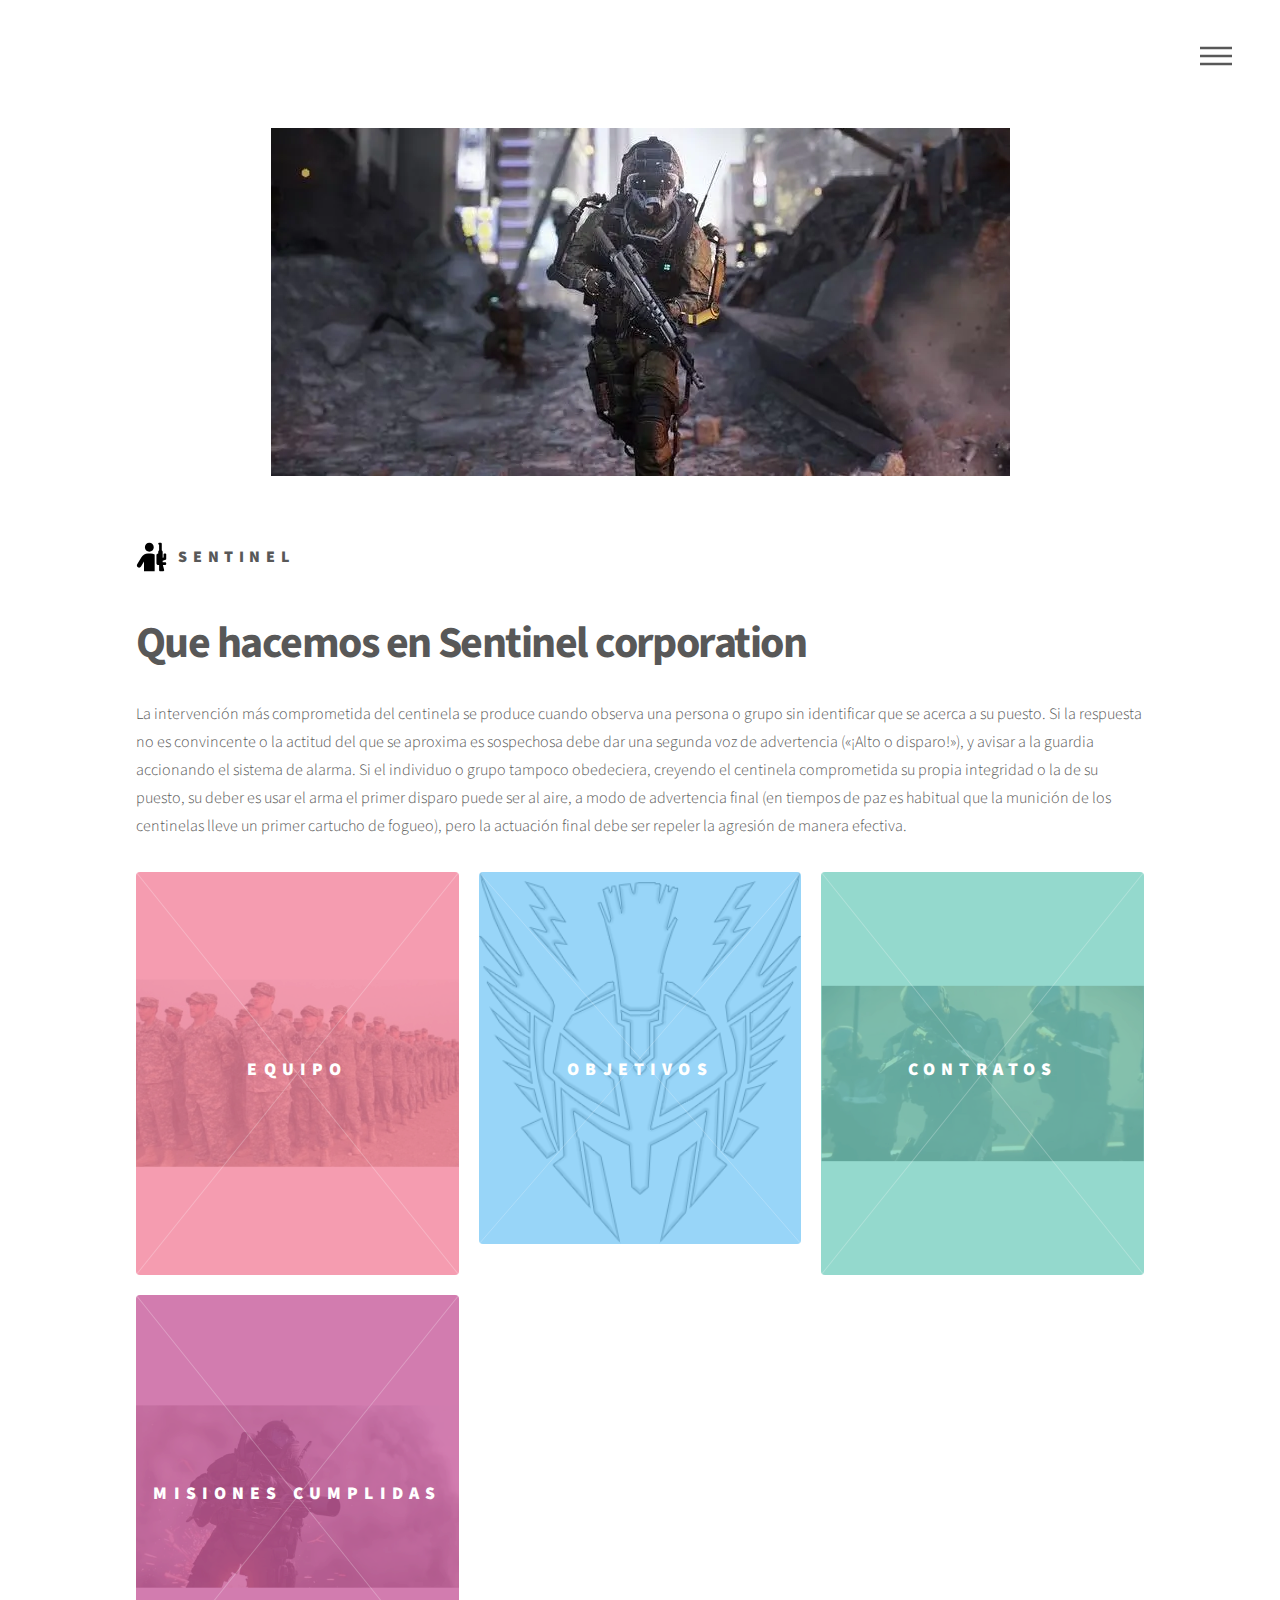
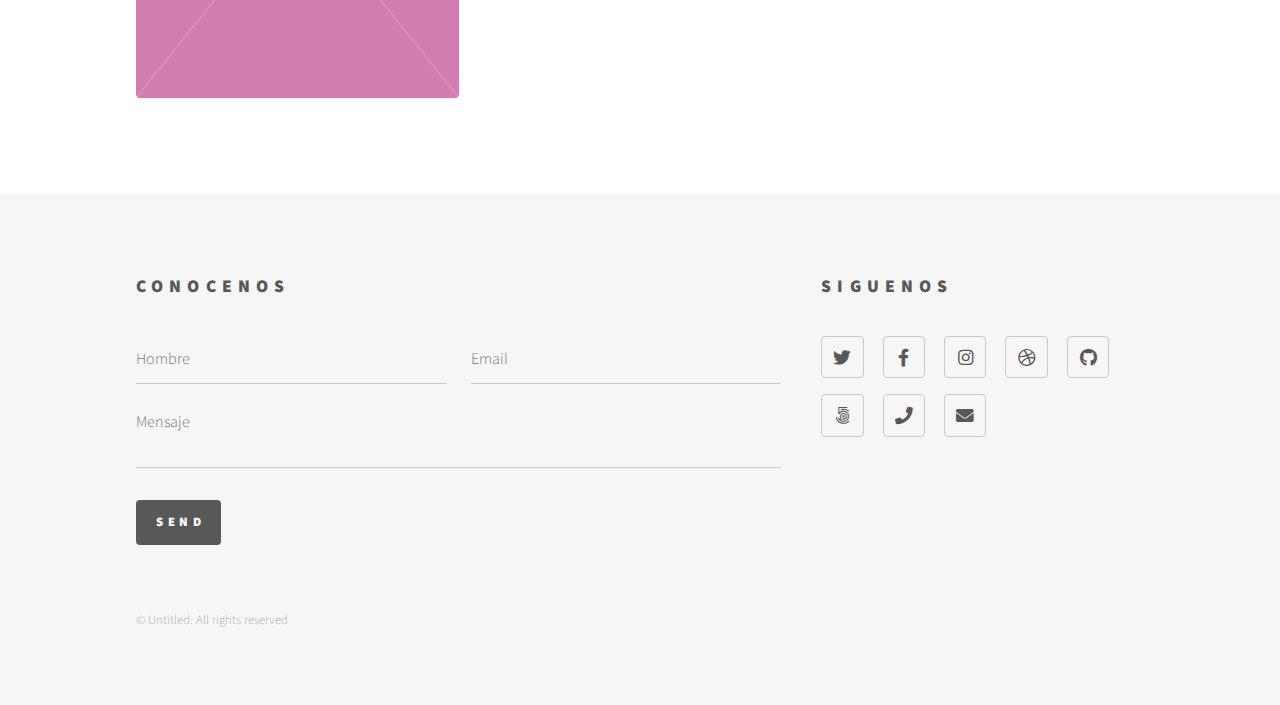
<file: index.html>
<!DOCTYPE HTML>
<html>
	<head>
		<title>Sentinel corporation</title>
		<meta charset="utf-8" />
		<meta name="viewport" content="width=device-width, initial-scale=1, user-scalable=no" />
		<link rel="stylesheet" href="assets/css/main.css" />
		<noscript><link rel="stylesheet" href="assets/css/noscript.css" /></noscript>
	</head>
	<body class="is-preload">
		<!-- Wrapper -->
			<div id="wrapper">
				<!-- Header -->
					<header id="header">
					  <center><img src="images/Call-of-Duty.png"></center>
						<div class="inner">
							<br>
							<br>
							<!-- Logo -->
								<a class="logo">
									<span class="symbol"><img src="images/person-rifle-solid.svg" alt="" /></span><span class="title">Sentinel</span>
								</a>

							<!-- Nav -->
								<nav>
									<ul>
										<li><a href="#menu">Menu</a></li>
									</ul>
								</nav>
						</div>
					</header>
				<!-- Menu -->
					<nav id="menu">
						<h2>Menu</h2>
						<ul>
							<li><a href="index.html">Inicio</a></li>
							<li><a href="elements 5.html">Fundación</a></li>
							<li><a href="elements 6.html">Planes</a></li>
						</ul>
					</nav>

				<!-- Main -->
					<div id="main">
						<div class="inner">
							<header>
								<h1>Que hacemos en Sentinel corporation<br />
								</h1>
								<p>La intervención más comprometida del centinela se produce cuando observa una persona o grupo sin identificar que se acerca a su puesto. Si la respuesta no es convincente o la actitud del que se aproxima es sospechosa debe dar una segunda voz de advertencia («¡Alto o disparo!»), y avisar a la guardia accionando el sistema de alarma. Si el individuo o grupo tampoco obedeciera, creyendo el centinela comprometida su propia integridad o la de su puesto, su deber es usar el arma el primer disparo puede ser al aire, a modo de advertencia final (en tiempos de paz es habitual que la munición de los centinelas lleve un primer cartucho de fogueo), pero la actuación final debe ser repeler la agresión de manera efectiva.</p>
							</header>
							<section class="tiles">
								<article class="style1">
									<span class="image">
										<img src="images/Batallon_1.png" alt="" />
									</span>
									<a href="elements 1.html">
										<h2>Equipo</h2>
										<div class="content">
											<p>Conoce mas a nuestro equipo</p>
											</div>
									</a>
								</article>
								<article class="style2">
									<span class="image">
										<img src="images/Sentinel_Task_Force_logo_AW.png" alt="" />
									</span>
									<a href="elements 2.html">
										<h2>Objetivos</h2>
										<div class="content">
											<p>Estos son nuestro objetivos a cumplir</p>
										</div>
									</a>
								</article>
								<article class="style3">
									<span class="image">
										<img src="images/Sentinel_appears2_AW.png" alt="" />
									</span>
									<a href="elements 3.html">
										<h2>Contratos</h2>
										<div class="content">
											<p>Las maneras en la que nos pueden contratar</p>
										</div>
									</a>
								</article>
								<article class="style4">
									<span class="image">
										<img src="images/QAWS.png" alt="" />
									</span>
									<a href="elements 4.html">
										<h2>Misiones Cumplidas</h2>
										<div class="content">
											<p>Misiones cumplidas a lo largo del año.</p>
										</div>
									</a>
								</article>
							</section>
						</div>
					</div>

				<!-- Footer -->
					<footer id="footer">
						<div class="inner">
							<section>
								<h2>Conocenos</h2>
								<form method="post" action="#">
									<div class="fields">
										<div class="field half">
											<input type="text" name="name" id="name" placeholder="Hombre" />
										</div>
										<div class="field half">
											<input type="email" name="email" id="email" placeholder="Email" />
										</div>
										<div class="field">
											<textarea name="message" id="message" placeholder="Mensaje"></textarea>
										</div>
									</div>
									<ul class="actions">
										<li><input type="submit" value="Send" class="primary" /></li>
									</ul>
								</form>
							</section>
							<section>
								<h2>Siguenos</h2>
								<ul class="icons">
									<li><a href="#" class="icon brands style2 fa-twitter"><span class="label">Twitter</span></a></li>
									<li><a href="#" class="icon brands style2 fa-facebook-f"><span class="label">Facebook</span></a></li>
									<li><a href="#" class="icon brands style2 fa-instagram"><span class="label">Instagram</span></a></li>
									<li><a href="#" class="icon brands style2 fa-dribbble"><span class="label">Dribbble</span></a></li>
									<li><a href="#" class="icon brands style2 fa-github"><span class="label">GitHub</span></a></li>
									<li><a href="#" class="icon brands style2 fa-500px"><span class="label">500px</span></a></li>
									<li><a href="#" class="icon solid style2 fa-phone"><span class="label">Phone</span></a></li>
									<li><a href="#" class="icon solid style2 fa-envelope"><span class="label">Email</span></a></li>
								</ul>
							</section>
							<ul class="copyright">
								<li>&copy; Untitled. All rights reserved</li>
							</ul>
						</div>
					</footer>

			</div>

		<!-- Scripts -->
			<script src="assets/js/jquery.min.js"></script>
			<script src="assets/js/browser.min.js"></script>
			<script src="assets/js/breakpoints.min.js"></script>
			<script src="assets/js/util.js"></script>
			<script src="assets/js/main.js"></script>

	</body>
</html>
</file>
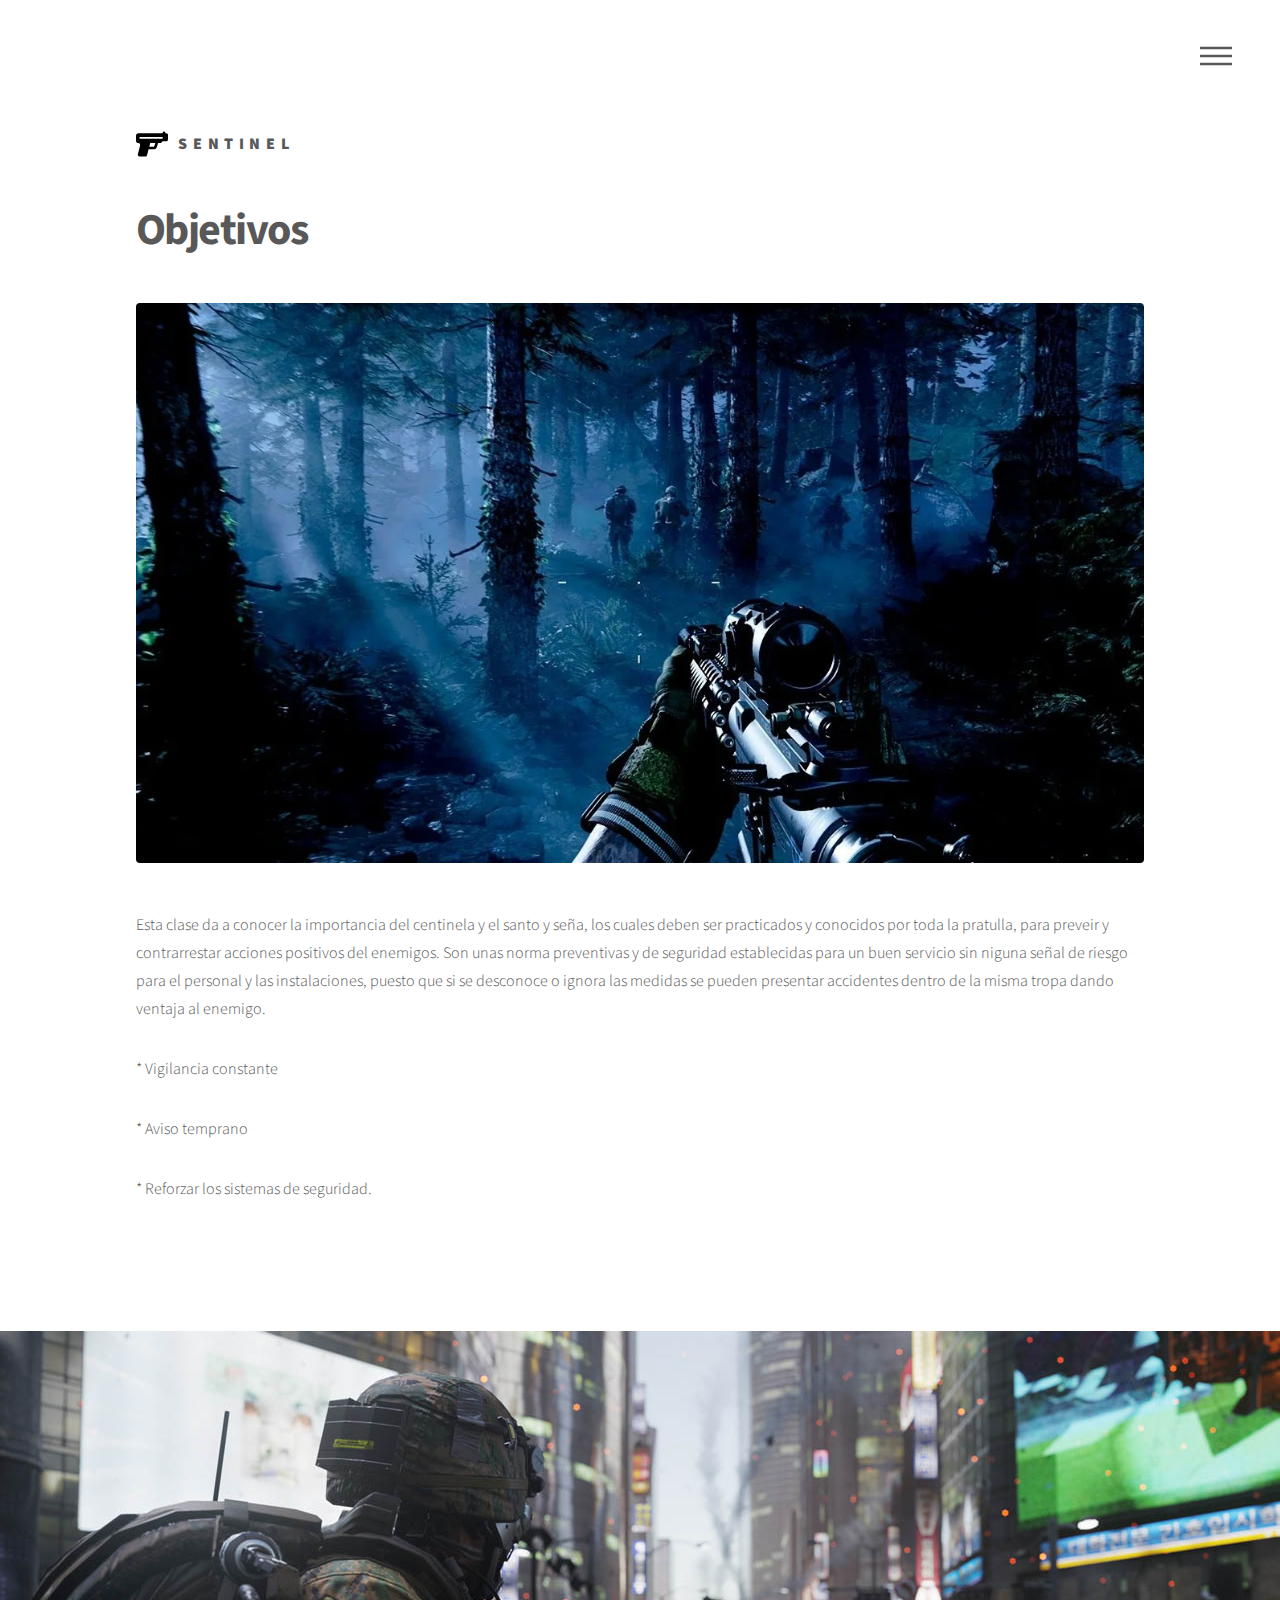
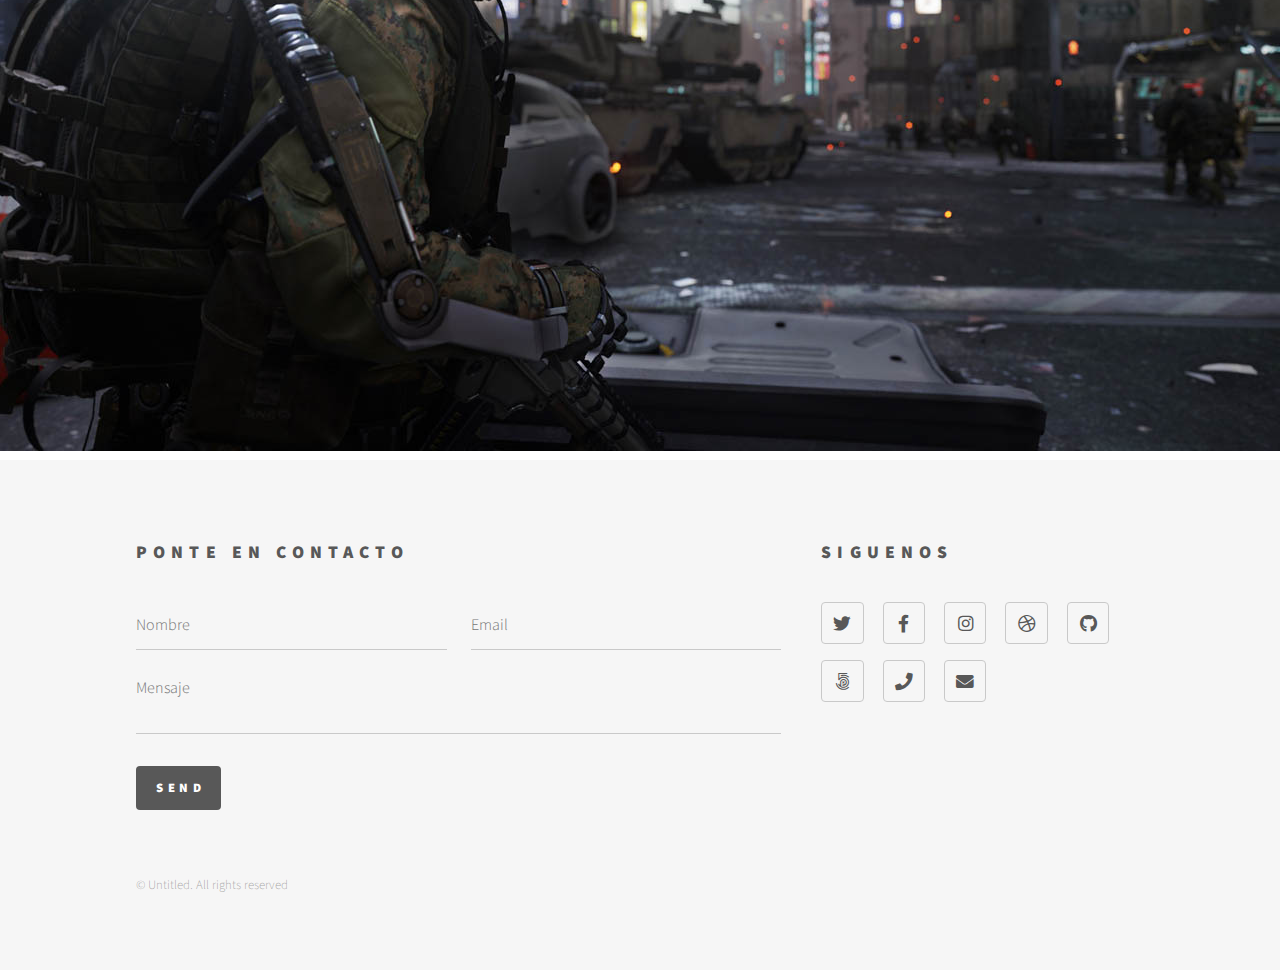
<file: elements 2.html>
<!DOCTYPE HTML>
<html>
	<head>
		<title>Sentinel Corporation</title>
		<meta charset="utf-8" />
		<meta name="viewport" content="width=device-width, initial-scale=1, user-scalable=no" />
		<link rel="stylesheet" href="assets/css/main.css" />
		<noscript><link rel="stylesheet" href="assets/css/noscript.css" /></noscript>
	</head>
	<body class="is-preload">
		<!-- Wrapper -->
			<div id="wrapper">

				<!-- Header -->
					<header id="header">
						<div class="inner">

							<!-- Logo -->
								<a class="logo">
									<span class="symbol"><img src="images/gun-solid.svg" alt="" /></span><span class="title">Sentinel</span>
								</a>

							<!-- Nav -->
								<nav>
									<ul>
										<li><a href="#menu">Menu</a></li>
									</ul>
								</nav>

						</div>
					</header>

				<!-- Menu -->
					<nav id="menu">
						<h2>Menu</h2>
						<ul>
							<li><a href="index.html">Inicio</a></li>
							<li><a href="elements 5.html">Fundación</a></li>
							<li><a href="elements 6.html">Planes</a></li>
						</ul>
					</nav>

				<!-- Main -->
					<div id="main">
						<div class="inner">
							<h1>Objetivos</h1>
							<span class="image main"><img src="images/campaña-cod-modern-warfare.png" alt="" /></span>
							<p>Esta clase da a conocer la importancia del centinela y el santo y seña, los cuales deben ser practicados y conocidos por toda la pratulla, para preveir y contrarrestar acciones positivos del enemigos. Son unas norma preventivas y de seguridad establecidas para un buen servicio sin niguna señal de riesgo para el personal y las instalaciones, puesto que si se desconoce o ignora las medidas se pueden presentar accidentes dentro de la misma tropa dando ventaja al enemigo.</p>
							<p> * Vigilancia constante</p>
							<p> * Aviso temprano</p>
							<p> * Reforzar los sistemas de seguridad.</p>
						</div>
					</div>
							<center><img src="images/call-of-duty-advanced-warfare-7.jpg"></center>
				<!-- Footer -->
					<footer id="footer">
						<div class="inner">
							<section>
								<h2>Ponte en contacto</h2>
								<form method="post" action="#">
									<div class="fields">
										<div class="field half">
											<input type="text" name="name" id="name" placeholder="Nombre" /Equipo>
										</div>
										<div class="field half">
											<input type="email" name="email" id="email" placeholder="Email" />
										</div>
										<div class="field">
											<textarea name="message" id="message" placeholder="Mensaje"></textarea>
										</div>
									</div>
									<ul class="actions">
										<li><input type="submit" value="Send" class="primary" /></li>
									</ul>
								</form>
							</section>
							<section>
								<h2>Siguenos</h2>
								<ul class="icons">
									<li><a href="#" class="icon brands style2 fa-twitter"><span class="label">Twitter</span></a></li>
									<li><a href="#" class="icon brands style2 fa-facebook-f"><span class="label">Facebook</span></a></li>
									<li><a href="#" class="icon brands style2 fa-instagram"><span class="label">Instagram</span></a></li>
									<li><a href="#" class="icon brands style2 fa-dribbble"><span class="label">Dribbble</span></a></li>
									<li><a href="#" class="icon brands style2 fa-github"><span class="label">GitHub</span></a></li>
									<li><a href="#" class="icon brands style2 fa-500px"><span class="label">500px</span></a></li>
									<li><a href="#" class="icon solid style2 fa-phone"><span class="label">Phone</span></a></li>
									<li><a href="#" class="icon solid style2 fa-envelope"><span class="label">Email</span></a></li>
								</ul>
							</section>
							<ul class="copyright">
								<li>&copy; Untitled. All rights reserved</li>
							</ul>
						</div>
					</footer>

			</div>

		<!-- Scripts -->
			<script src="assets/js/jquery.min.js"></script>
			<script src="assets/js/browser.min.js"></script>
			<script src="assets/js/breakpoints.min.js"></script>
			<script src="assets/js/util.js"></script>
			<script src="assets/js/main.js"></script>

	</body>
</html>
</file>
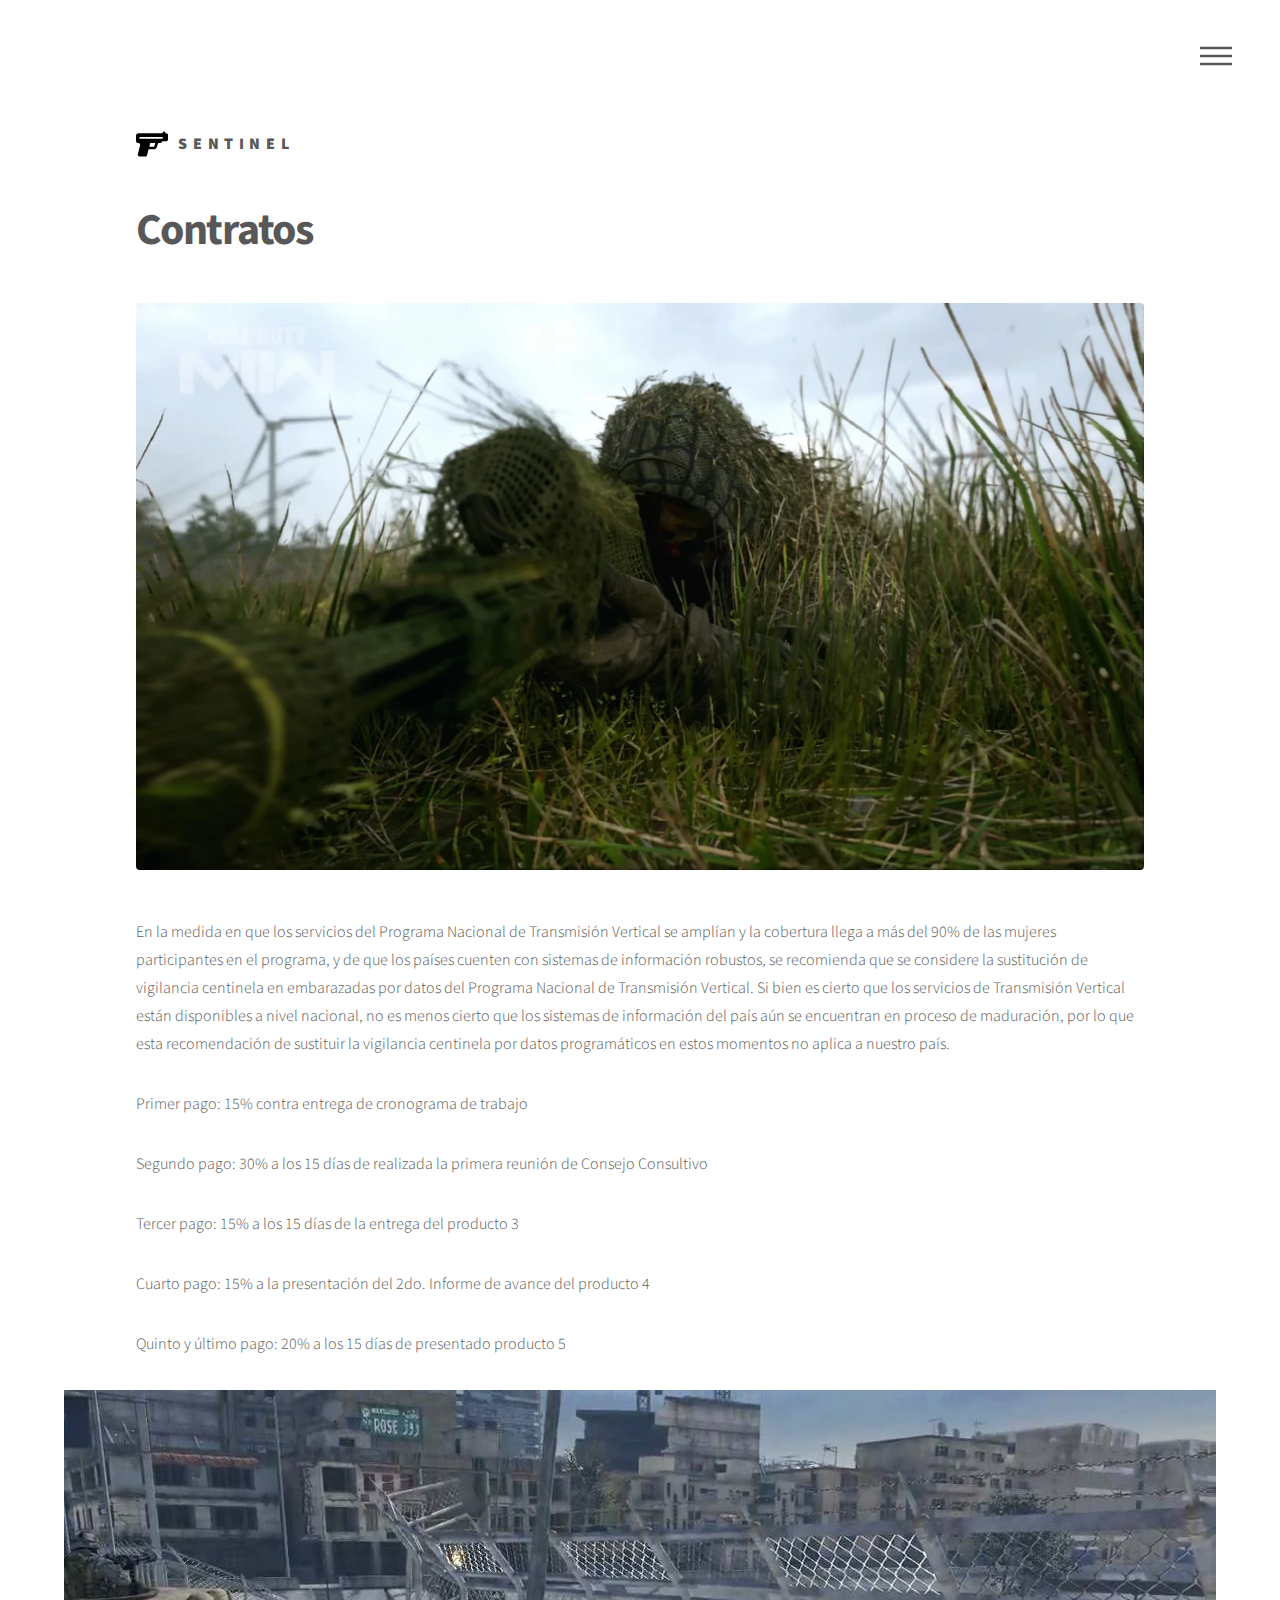
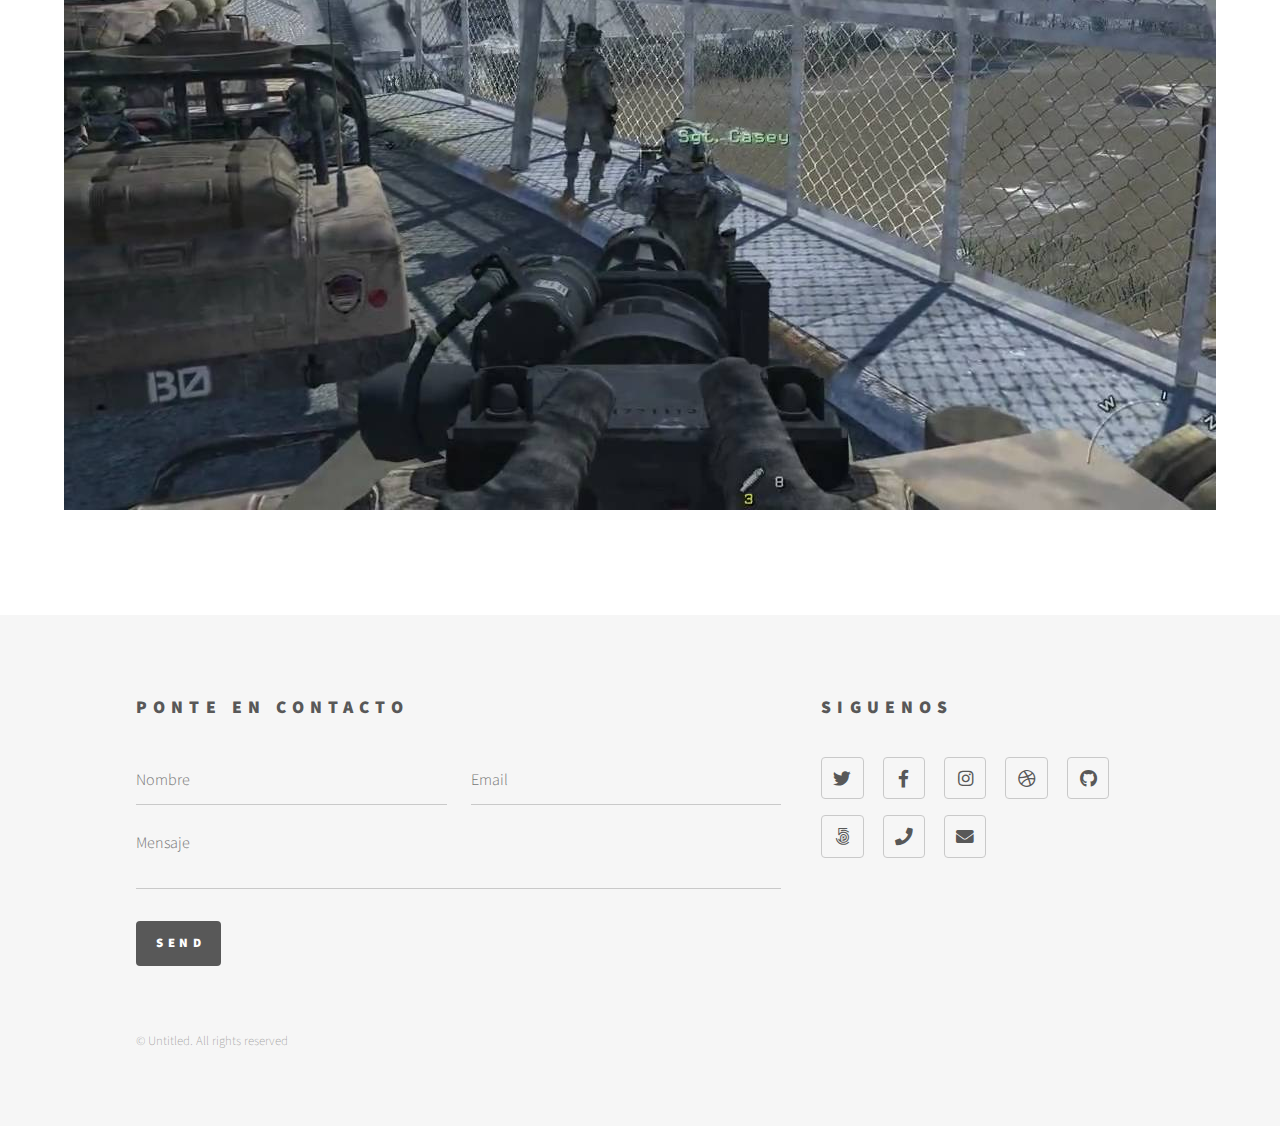
<file: elements 3.html>
<!DOCTYPE HTML>
<html>
	<head>
		<title>Sentinel Corporation</title>
		<meta charset="utf-8" />
		<meta name="viewport" content="width=device-width, initial-scale=1, user-scalable=no" />
		<link rel="stylesheet" href="assets/css/main.css" />
		<noscript><link rel="stylesheet" href="assets/css/noscript.css" /></noscript>
	</head>
	<body class="is-preload">
		<!-- Wrapper -->
			<div id="wrapper">

				<!-- Header -->
					<header id="header">
						<div class="inner">

							<!-- Logo -->
								<a class="logo">
									<span class="symbol"><img src="images/gun-solid.svg" alt="" /></span><span class="title">Sentinel</span>
								</a>

							<!-- Nav -->
								<nav>
									<ul>
										<li><a href="#menu">Menu</a></li>
									</ul>
								</nav>

						</div>
					</header>

				<!-- Menu -->
					<nav id="menu">
						<h2>Menu</h2>
						<ul>
							<li><a href="index.html">Inicio</a></li>
							<li><a href="elements 5.html">Fundación</a></li>
							<li><a href="elements 6.html">Planes</a></li>
						</ul>
					</nav>

				<!-- Main -->
					<div id="main">
						<div class="inner">
							<h1>Contratos</h1>
							<span class="image main"><img src="images/Ghillie_Sniper_MWII.png" alt="" /></span>
							<p>En la medida en que los servicios del Programa Nacional de Transmisión Vertical se
							amplían y la cobertura llega a más del 90% de las mujeres participantes en el programa,
							y de que los países cuenten con sistemas de información robustos, se recomienda que se
							considere la sustitución de vigilancia centinela en embarazadas por datos del Programa
							Nacional de Transmisión Vertical. Si bien es cierto que los servicios de Transmisión
							Vertical están disponibles a nivel nacional, no es menos cierto que los sistemas de
							información del país aún se encuentran en proceso de maduración, por lo que esta
							recomendación de sustituir la vigilancia centinela por datos programáticos en estos
							momentos no aplica a nuestro país. </p>

							<p>Primer pago: 15% contra entrega de cronograma de trabajo</p>
							<p>Segundo pago: 30% a los 15 días de realizada la primera reunión de Consejo Consultivo</p>
							<p>Tercer pago: 15% a los 15 días de la entrega del producto 3</p>
							<p>Cuarto pago: 15% a la presentación del 2do. Informe de avance del producto 4</p>
							<p>Quinto y último pago: 20% a los 15 días de presentado producto 5</p>
						</div>
						<center><img src="images/Mini.jpg"></center>
					</div>

				<!-- Footer -->
					<footer id="footer">
						<div class="inner">
							<section>
								<h2>Ponte en contacto</h2>
								<form method="post" action="#">
									<div class="fields">
										<div class="field half">
											<input type="text" name="name" id="name" placeholder="Nombre" /Equipo>
										</div>
										<div class="field half">
											<input type="email" name="email" id="email" placeholder="Email" />
										</div>
										<div class="field">
											<textarea name="message" id="message" placeholder="Mensaje"></textarea>
										</div>
									</div>
									<ul class="actions">
										<li><input type="submit" value="Send" class="primary" /></li>
									</ul>
								</form>
							</section>
							<section>
								<h2>Siguenos</h2>
								<ul class="icons">
									<li><a href="#" class="icon brands style2 fa-twitter"><span class="label">Twitter</span></a></li>
									<li><a href="#" class="icon brands style2 fa-facebook-f"><span class="label">Facebook</span></a></li>
									<li><a href="#" class="icon brands style2 fa-instagram"><span class="label">Instagram</span></a></li>
									<li><a href="#" class="icon brands style2 fa-dribbble"><span class="label">Dribbble</span></a></li>
									<li><a href="#" class="icon brands style2 fa-github"><span class="label">GitHub</span></a></li>
									<li><a href="#" class="icon brands style2 fa-500px"><span class="label">500px</span></a></li>
									<li><a href="#" class="icon solid style2 fa-phone"><span class="label">Phone</span></a></li>
									<li><a href="#" class="icon solid style2 fa-envelope"><span class="label">Email</span></a></li>
								</ul>
							</section>
							<ul class="copyright">
								<li>&copy; Untitled. All rights reserved</li>
							</ul>
						</div>
					</footer>

			</div>

		<!-- Scripts -->
			<script src="assets/js/jquery.min.js"></script>
			<script src="assets/js/browser.min.js"></script>
			<script src="assets/js/breakpoints.min.js"></script>
			<script src="assets/js/util.js"></script>
			<script src="assets/js/main.js"></script>

	</body>
</html>
</file>
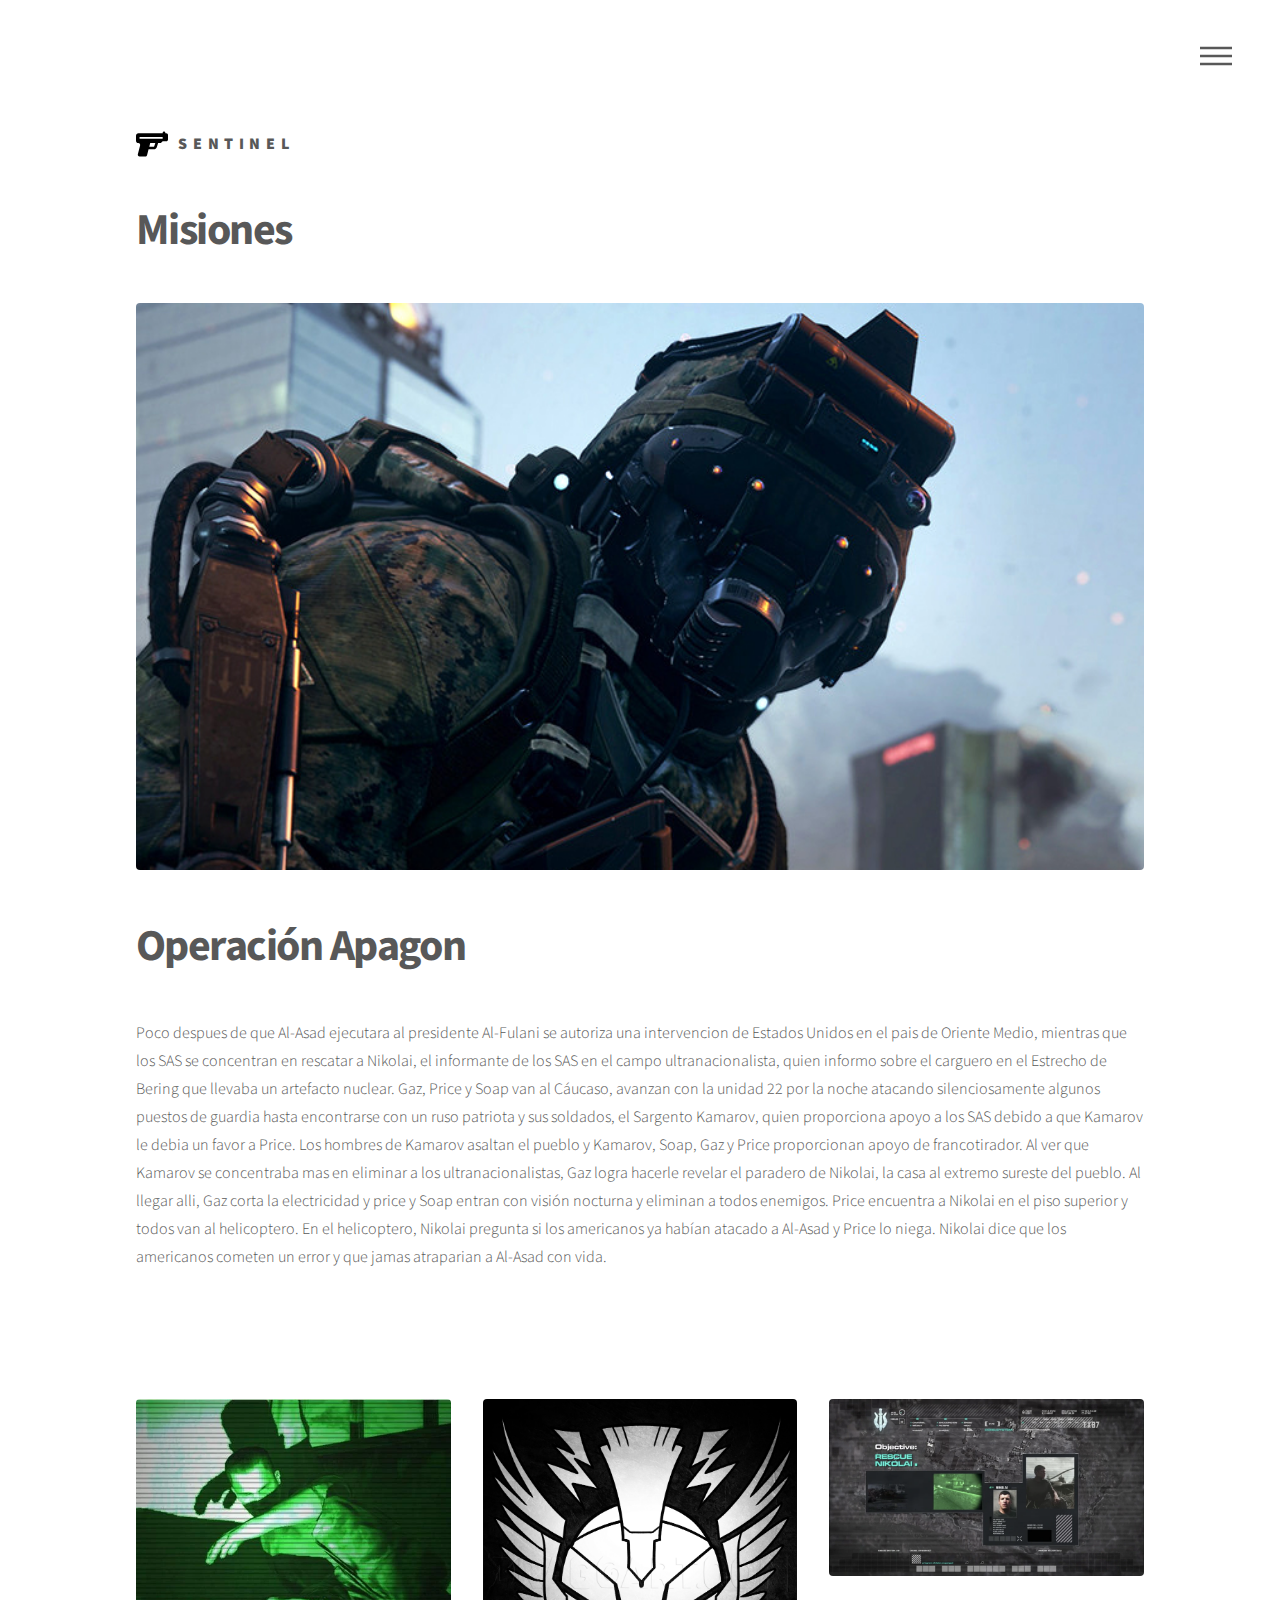
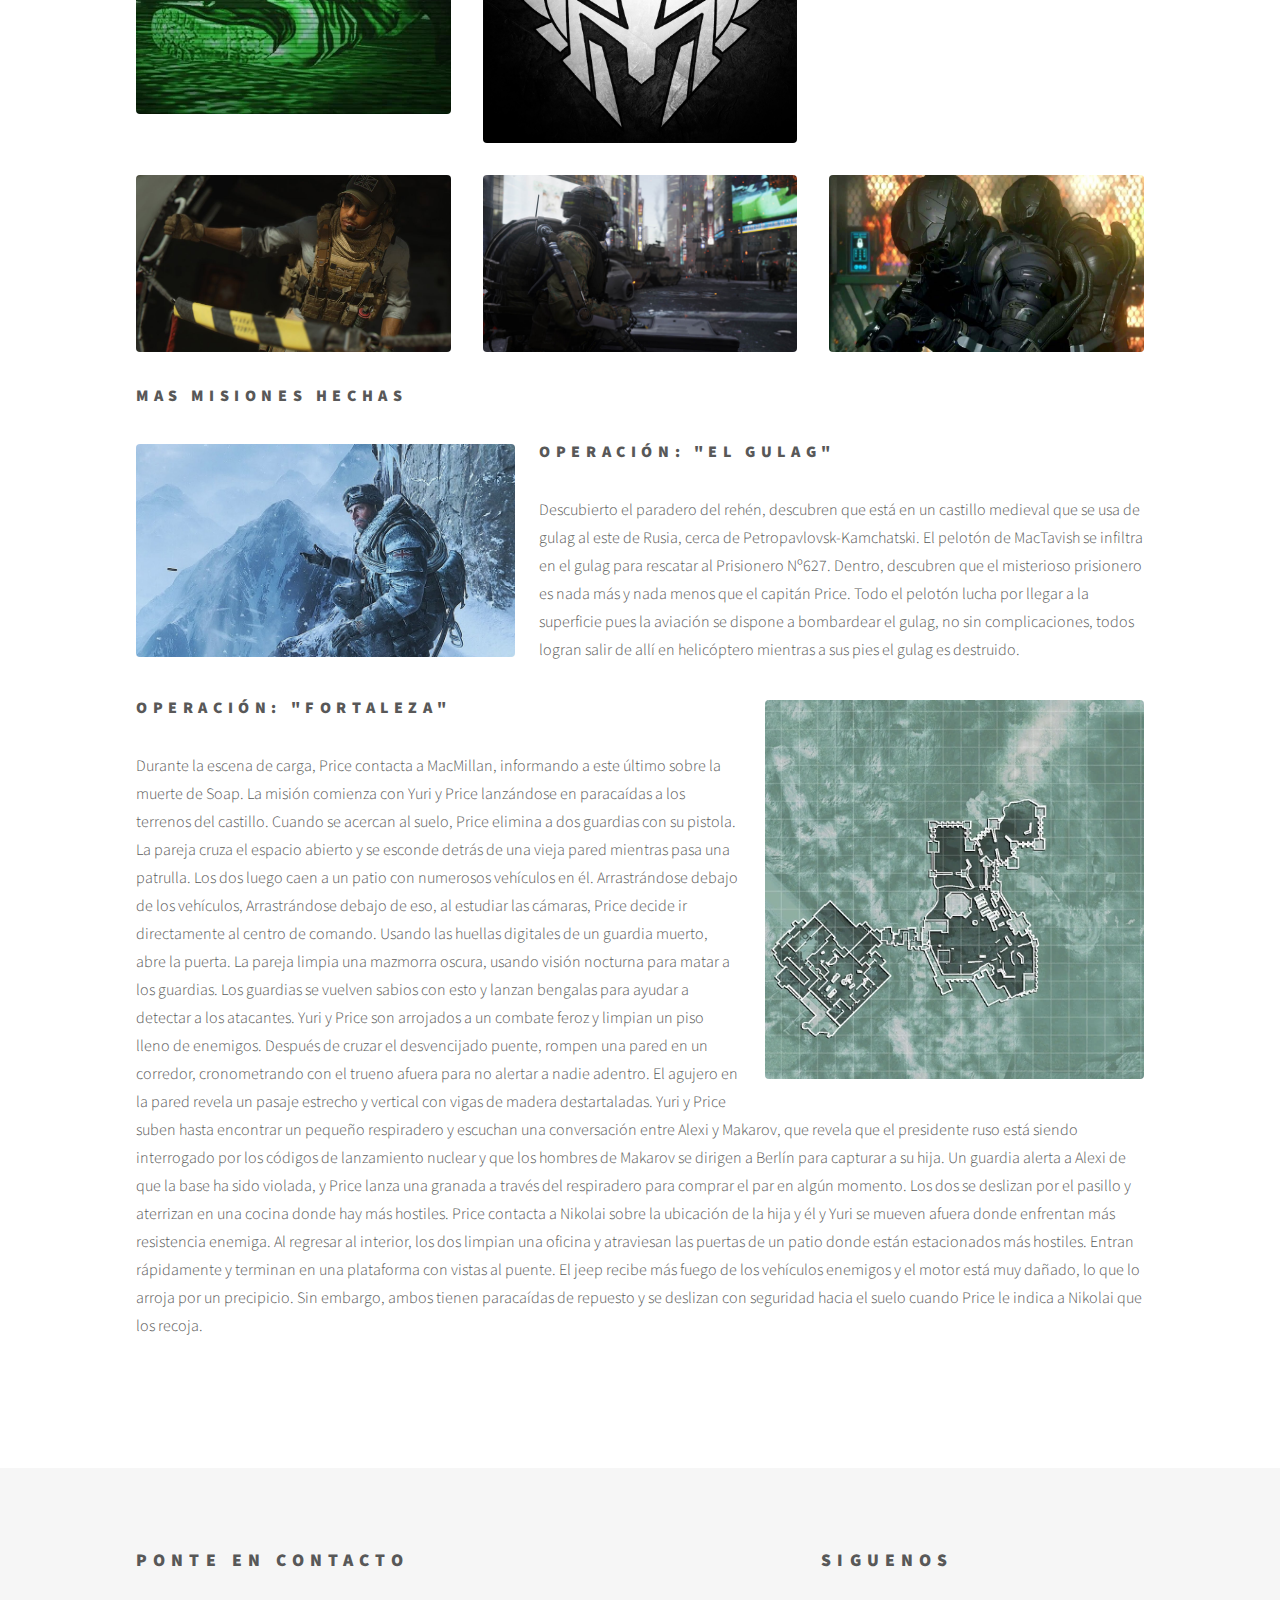
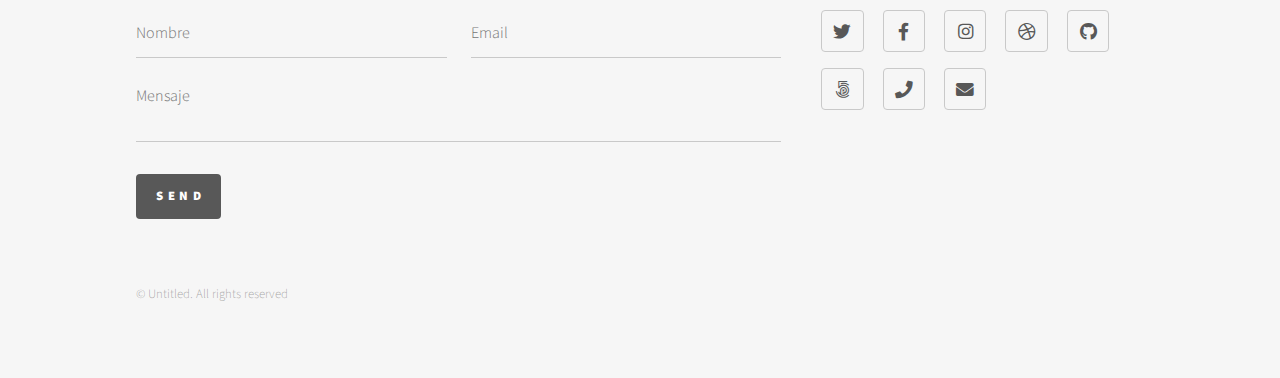
<file: elements 4.html>
<!DOCTYPE HTML>
<html>
	<head>
		<title>Sentinel corpration</title>
		<meta charset="utf-8" />
		<meta name="viewport" content="width=device-width, initial-scale=1, user-scalable=no" />
		<link rel="stylesheet" href="assets/css/main.css" />
		<noscript><link rel="stylesheet" href="assets/css/noscript.css" /></noscript>
	</head>
	<body class="is-preload">
		<!-- Wrapper -->
			<div id="wrapper">
				<!-- Header -->
					<header id="header">
						<div class="inner">
							<!-- Logo -->
								<a class="logo">
									<span class="symbol"><img src="images/gun-solid.svg" alt="" /></span><span class="title">Sentinel</span>
								</a>
							<!-- Nav -->
								<nav>
									<ul>
										<li><a href="#menu">Menu</a></li>
									</ul>
								</nav>
						</div>
					</header>

				<!-- Menu -->
					<nav id="menu">
						<h2>Menu</h2>
						<ul>
							<li><a href="index.html">Inicio</a></li>
							<li><a href="elements 5.html">Fundación</a></li>
							<li><a href="elements 6.html">Planes</a></li>
						</ul>
					</nav>

				<!--Main -->
					<div id="main">
						<div class="inner">
				<section>
					<div id="main">
						<div class="inner">
							<h1>Misiones</h1>
							<span class="image main"><img src="images/call_of_duty_2014-2659780.jpg" alt="" /></span>
							<h1>Operación Apagon</h1>
							<p>Poco despues de que Al-Asad ejecutara al presidente Al-Fulani se autoriza una intervencion de Estados Unidos en el pais de Oriente Medio, mientras que los SAS se concentran en rescatar a Nikolai, el informante de los SAS en el campo ultranacionalista, quien informo sobre el carguero en el Estrecho de Bering que llevaba un artefacto nuclear. Gaz, Price y Soap van al Cáucaso, avanzan con la unidad 22 por la noche atacando silenciosamente algunos puestos de guardia hasta encontrarse con un ruso patriota y sus soldados, el Sargento Kamarov, quien proporciona apoyo a los SAS debido a que Kamarov le debia un favor a Price. Los hombres de Kamarov asaltan el pueblo y Kamarov, Soap, Gaz y Price proporcionan apoyo de francotirador. Al ver que Kamarov se concentraba mas en eliminar a los ultranacionalistas, Gaz logra hacerle revelar el paradero de Nikolai, la casa al extremo sureste del pueblo. Al llegar alli, Gaz corta la electricidad y price y Soap entran con visión nocturna y eliminan a todos enemigos. Price encuentra a Nikolai en el piso superior y todos van al helicoptero. En el helicoptero, Nikolai pregunta si los americanos ya habían atacado a Al-Asad y Price lo niega. Nikolai dice que los americanos cometen un error y que jamas atraparian a Al-Asad con vida.</p>
						</div>
					</div>
					</section>
							<!-- Image -->
								<section>
									<div class="box alt">
										<div class="row gtr-uniform">
											<div class="col-4"><span class="image fit"><img src="images/Blackout.png" alt="" /></span></div>
											<div class="col-4"><span class="image fit"><img src="images/169b00100bd67b609afe0b07b79dd042.png" alt="" /></span></div>
											<div class="col-4"><span class="image fit"><img src="images/Nikolai_Intel_2_MWR.jpg" alt="" /></span></div>
											<div class="col-4"><span class="image fit"><img src="images/1654703540_218016_1654703679_noticia_normal.jpg" alt="" /></span></div>
											<div class="col-4"><span class="image fit"><img src="images/call-of-duty-advanced-warfare-7.jpg" alt="" /></span></div>
											<div class="col-4"><span class="image fit"><img src="images/Sentinel soldier.jpg" alt="" /></span></div>
										</div>
									</div>
									<h3>Mas misiones hechas</h3>
									<p><span class="image left"><img src="images/cliffhanger.jpg" alt="" /><h3>Operación: "El Gulag"</h3></span>Descubierto el paradero del rehén, descubren que está en un castillo medieval que se usa de gulag al este de Rusia, cerca de Petropavlovsk-Kamchatski. El pelotón de MacTavish se infiltra en el gulag para rescatar al Prisionero Nº627. Dentro, descubren que el misterioso prisionero es nada más y nada menos que el capitán Price. Todo el pelotón lucha por llegar a la superficie pues la aviación se dispone a bombardear el gulag, no sin complicaciones, todos logran salir de allí en helicóptero mientras a sus pies el gulag es destruido.</p>
									<p><span class="image right"><img src="images/Stronghold_minimap_1_MW3.png" alt="" /><h3>Operación: "Fortaleza"</h3></span>Durante la escena de carga, Price contacta a MacMillan, informando a este último sobre la muerte de Soap. La misión comienza con Yuri y Price lanzándose en paracaídas a los terrenos del castillo. Cuando se acercan al suelo, Price elimina a dos guardias con su pistola. La pareja cruza el espacio abierto y se esconde detrás de una vieja pared mientras pasa una patrulla. Los dos luego caen a un patio con numerosos vehículos en él. Arrastrándose debajo de los vehículos, Arrastrándose debajo de eso, al estudiar las cámaras, Price decide ir directamente al centro de comando. Usando las huellas digitales de un guardia muerto, abre la puerta. La pareja limpia una mazmorra oscura, usando visión nocturna para matar a los guardias. Los guardias se vuelven sabios con esto y lanzan bengalas para ayudar a detectar a los atacantes.

Yuri y Price son arrojados a un combate feroz y limpian un piso lleno de enemigos. Después de cruzar el desvencijado puente, rompen una pared en un corredor, cronometrando con el trueno afuera para no alertar a nadie adentro. El agujero en la pared revela un pasaje estrecho y vertical con vigas de madera destartaladas. Yuri y Price suben hasta encontrar un pequeño respiradero y escuchan una conversación entre Alexi y Makarov, que revela que el presidente ruso está siendo interrogado por los códigos de lanzamiento nuclear y que los hombres de Makarov se dirigen a Berlín para capturar a su hija.

Un guardia alerta a Alexi de que la base ha sido violada, y Price lanza una granada a través del respiradero para comprar el par en algún momento. Los dos se deslizan por el pasillo y aterrizan en una cocina donde hay más hostiles. Price contacta a Nikolai sobre la ubicación de la hija y él y Yuri se mueven afuera donde enfrentan más resistencia enemiga. Al regresar al interior, los dos limpian una oficina y atraviesan las puertas de un patio donde están estacionados más hostiles. Entran rápidamente y terminan en una plataforma con vistas al puente. El jeep recibe más fuego de los vehículos enemigos y el motor está muy dañado, lo que lo arroja por un precipicio. Sin embargo, ambos tienen paracaídas de repuesto y se deslizan con seguridad hacia el suelo cuando Price le indica a Nikolai que los recoja.</p>
								</section>

						</div>
					</div>

				<!-- Footer -->
					<footer id="footer">
						<div class="inner">
							<section>
								<h2>Ponte en contacto</h2>
								<form method="post" action="#">
									<div class="fields">
										<div class="field half">
											<input type="text" name="name" id="name" placeholder="Nombre" /Equipo>
										</div>
										<div class="field half">
											<input type="email" name="email" id="email" placeholder="Email" />
										</div>
										<div class="field">
											<textarea name="message" id="message" placeholder="Mensaje"></textarea>
										</div>
									</div>
									<ul class="actions">
										<li><input type="submit" value="Send" class="primary" /></li>
									</ul>
								</form>
							</section>
							<section>
								<h2>Siguenos</h2>
								<ul class="icons">
									<li><a href="#" class="icon brands style2 fa-twitter"><span class="label">Twitter</span></a></li>
									<li><a href="#" class="icon brands style2 fa-facebook-f"><span class="label">Facebook</span></a></li>
									<li><a href="#" class="icon brands style2 fa-instagram"><span class="label">Instagram</span></a></li>
									<li><a href="#" class="icon brands style2 fa-dribbble"><span class="label">Dribbble</span></a></li>
									<li><a href="#" class="icon brands style2 fa-github"><span class="label">GitHub</span></a></li>
									<li><a href="#" class="icon brands style2 fa-500px"><span class="label">500px</span></a></li>
									<li><a href="#" class="icon solid style2 fa-phone"><span class="label">Phone</span></a></li>
									<li><a href="#" class="icon solid style2 fa-envelope"><span class="label">Email</span></a></li>
								</ul>
							</section>
							<ul class="copyright">
								<li>&copy; Untitled. All rights reserved</li>
							</ul>
						</div>
					</footer>

			</div>

		<!-- Scripts -->
			<script src="assets/js/jquery.min.js"></script>
			<script src="assets/js/browser.min.js"></script>
			<script src="assets/js/breakpoints.min.js"></script>
			<script src="assets/js/util.js"></script>
			<script src="assets/js/main.js"></script>

	</body>
</html>
</file>
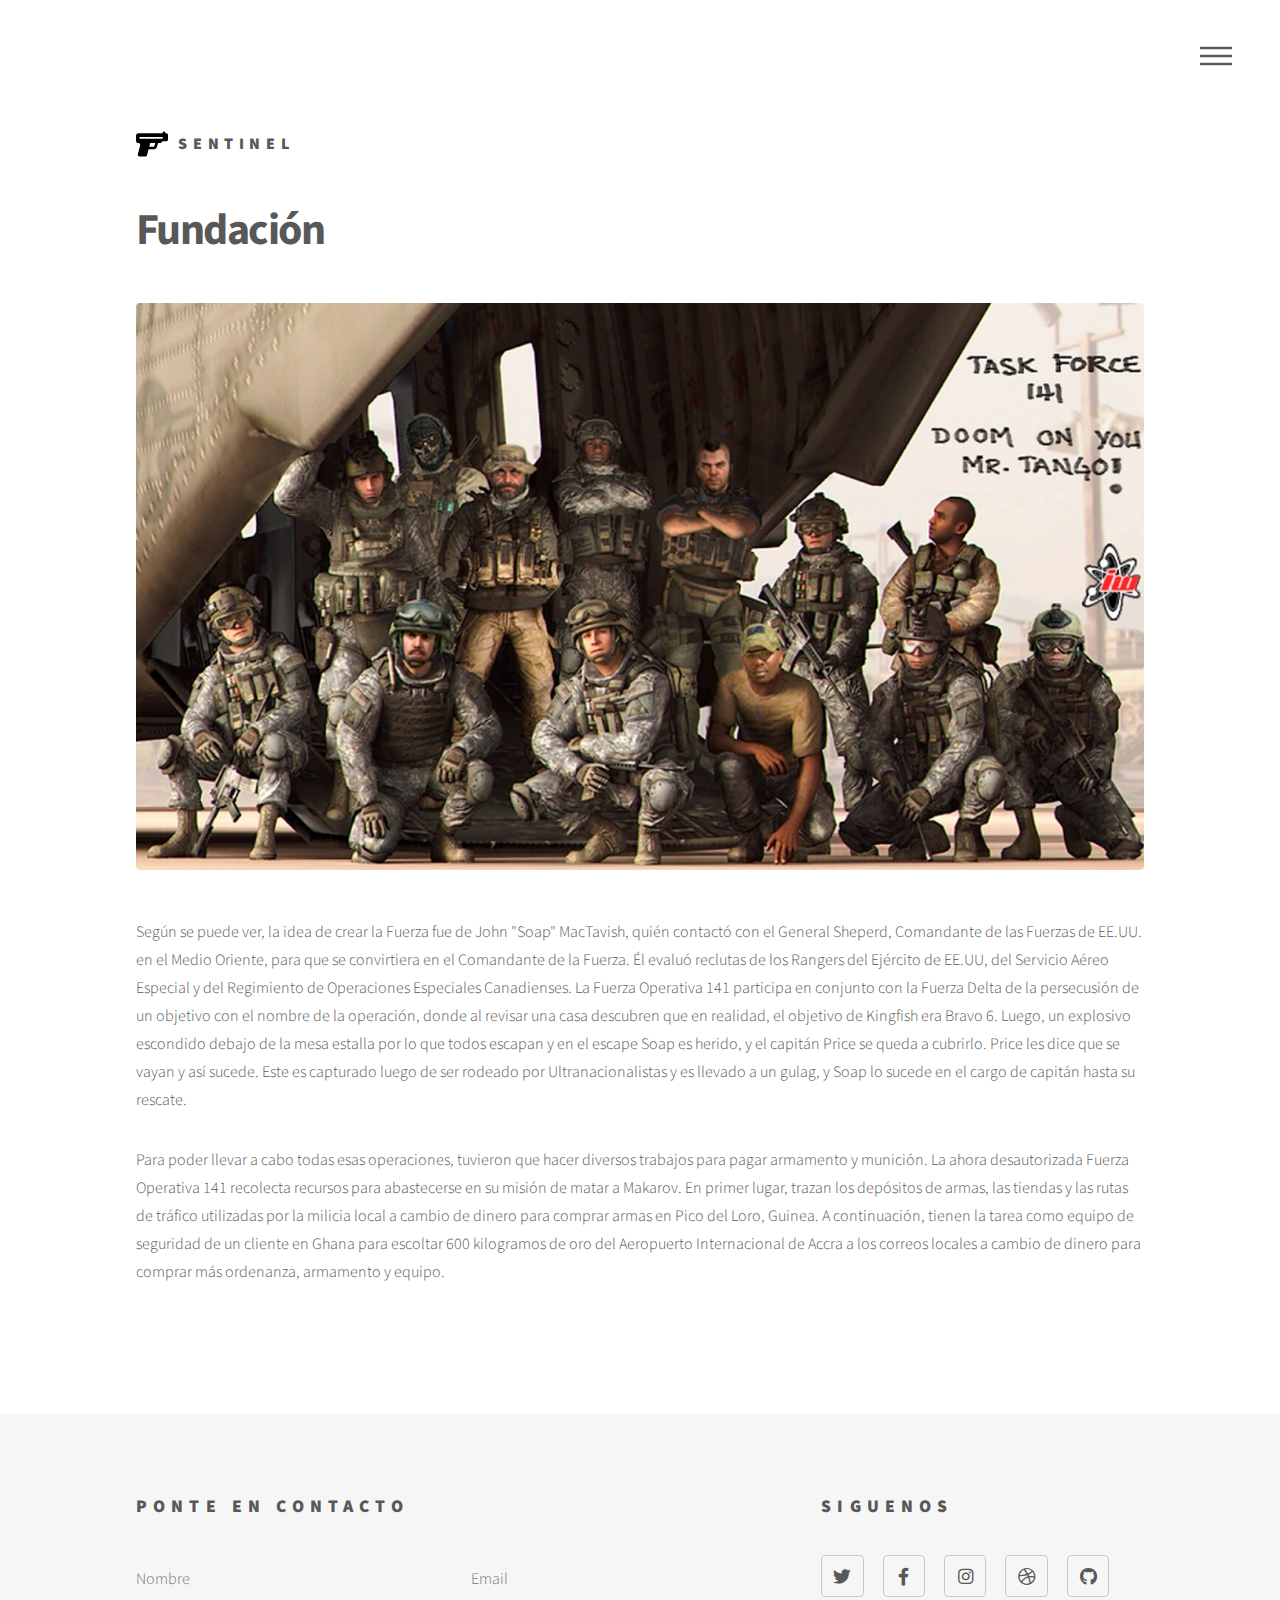
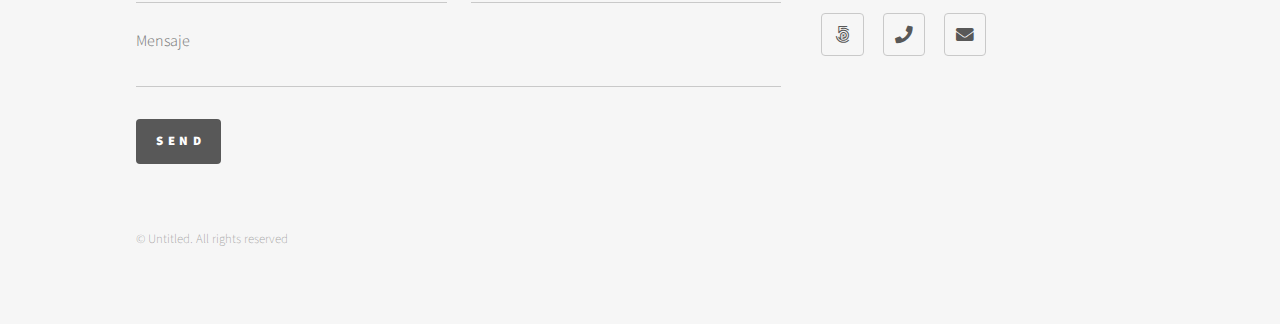
<file: elements 5.html>
<!DOCTYPE HTML>
<html>
	<head>
		<title>Sentinel corporation</title>
		<meta charset="utf-8" />
		<meta name="viewport" content="width=device-width, initial-scale=1, user-scalable=no" />
		<link rel="stylesheet" href="assets/css/main.css" />
		<noscript><link rel="stylesheet" href="assets/css/noscript.css" /></noscript>
	</head>
	<body class="is-preload">
		<!-- Wrapper -->
			<div id="wrapper">

				<!-- Header -->
					<header id="header">
						<div class="inner">

							<!-- Logo -->
								<a class="logo">
									<span class="symbol"><img src="images/gun-solid.svg" alt="" /></span><span class="title">Sentinel</span>
								</a>

							<!-- Nav -->
								<nav>
									<ul>
										<li><a href="#menu">Menu</a></li>
									</ul>
								</nav>

						</div>
					</header>

				<!-- Menu -->
					<nav id="menu">
						<h2>Menu</h2>
						<ul>
							<li><a href="index.html">Inicio</a></li>
							<li><a href="elements 5.html">Fundación</a></li>
							<li><a href="elements 6.html">Planes</a></li>
						</ul>
					</nav>

				<!-- Main -->
					<div id="main">
						<div class="inner">
							<h1>Fundación</h1>
							<span class="image main"><img src="images/1366_2000.jpg" alt="" /></span>
							<p>Según se puede ver, la idea de crear la Fuerza fue de John "Soap" MacTavish, quién contactó con el General Sheperd, Comandante de las Fuerzas de EE.UU. en el Medio Oriente, para que se convirtiera en el Comandante de la Fuerza. Él evaluó reclutas de los Rangers del Ejército de EE.UU, del Servicio Aéreo Especial y del Regimiento de Operaciones Especiales Canadienses.
							La Fuerza Operativa 141 participa en conjunto con la Fuerza Delta de la persecusión de un objetivo con el nombre de la operación, donde al revisar una casa descubren que en realidad, el objetivo de Kingfish era Bravo 6. Luego, un explosivo escondido debajo de la mesa estalla por lo que todos escapan y en el escape Soap es herido, y el capitán Price se queda a cubrirlo. Price les dice que se vayan y así sucede. Este es capturado luego de ser rodeado por Ultranacionalistas y es llevado a un gulag, y Soap lo sucede en el cargo de capitán hasta su rescate.
						</p>
						<p>Para poder llevar a cabo todas esas operaciones, tuvieron que hacer diversos trabajos para pagar armamento y munición. La ahora desautorizada Fuerza Operativa 141 recolecta recursos para abastecerse en su misión de matar a Makarov. En primer lugar, trazan los depósitos de armas, las tiendas y las rutas de tráfico utilizadas por la milicia local a cambio de dinero para comprar armas en Pico del Loro, Guinea. A continuación, tienen la tarea como equipo de seguridad de un cliente en Ghana para escoltar 600 kilogramos de oro del Aeropuerto Internacional de Accra a los correos locales a cambio de dinero para comprar más ordenanza, armamento y equipo.</p>
						</div>
					</div>

				<!-- Footer -->
					<footer id="footer">
						<div class="inner">
							<section>
								<h2>Ponte en contacto</h2>
								<form method="post" action="#">
									<div class="fields">
										<div class="field half">
											<input type="text" name="name" id="name" placeholder="Nombre" /Equipo>
										</div>
										<div class="field half">
											<input type="email" name="email" id="email" placeholder="Email" />
										</div>
										<div class="field">
											<textarea name="message" id="message" placeholder="Mensaje"></textarea>
										</div>
									</div>
									<ul class="actions">
										<li><input type="submit" value="Send" class="primary" /></li>
									</ul>
								</form>
							</section>
							<section>
								<h2>Siguenos</h2>
								<ul class="icons">
									<li><a href="#" class="icon brands style2 fa-twitter"><span class="label">Twitter</span></a></li>
									<li><a href="#" class="icon brands style2 fa-facebook-f"><span class="label">Facebook</span></a></li>
									<li><a href="#" class="icon brands style2 fa-instagram"><span class="label">Instagram</span></a></li>
									<li><a href="#" class="icon brands style2 fa-dribbble"><span class="label">Dribbble</span></a></li>
									<li><a href="#" class="icon brands style2 fa-github"><span class="label">GitHub</span></a></li>
									<li><a href="#" class="icon brands style2 fa-500px"><span class="label">500px</span></a></li>
									<li><a href="#" class="icon solid style2 fa-phone"><span class="label">Phone</span></a></li>
									<li><a href="#" class="icon solid style2 fa-envelope"><span class="label">Email</span></a></li>
								</ul>
							</section>
							<ul class="copyright">
								<li>&copy; Untitled. All rights reserved</li>
							</ul>
						</div>
					</footer>

			</div>

		<!-- Scripts -->
			<script src="assets/js/jquery.min.js"></script>
			<script src="assets/js/browser.min.js"></script>
			<script src="assets/js/breakpoints.min.js"></script>
			<script src="assets/js/util.js"></script>
			<script src="assets/js/main.js"></script>

	</body>
</html>
</file>
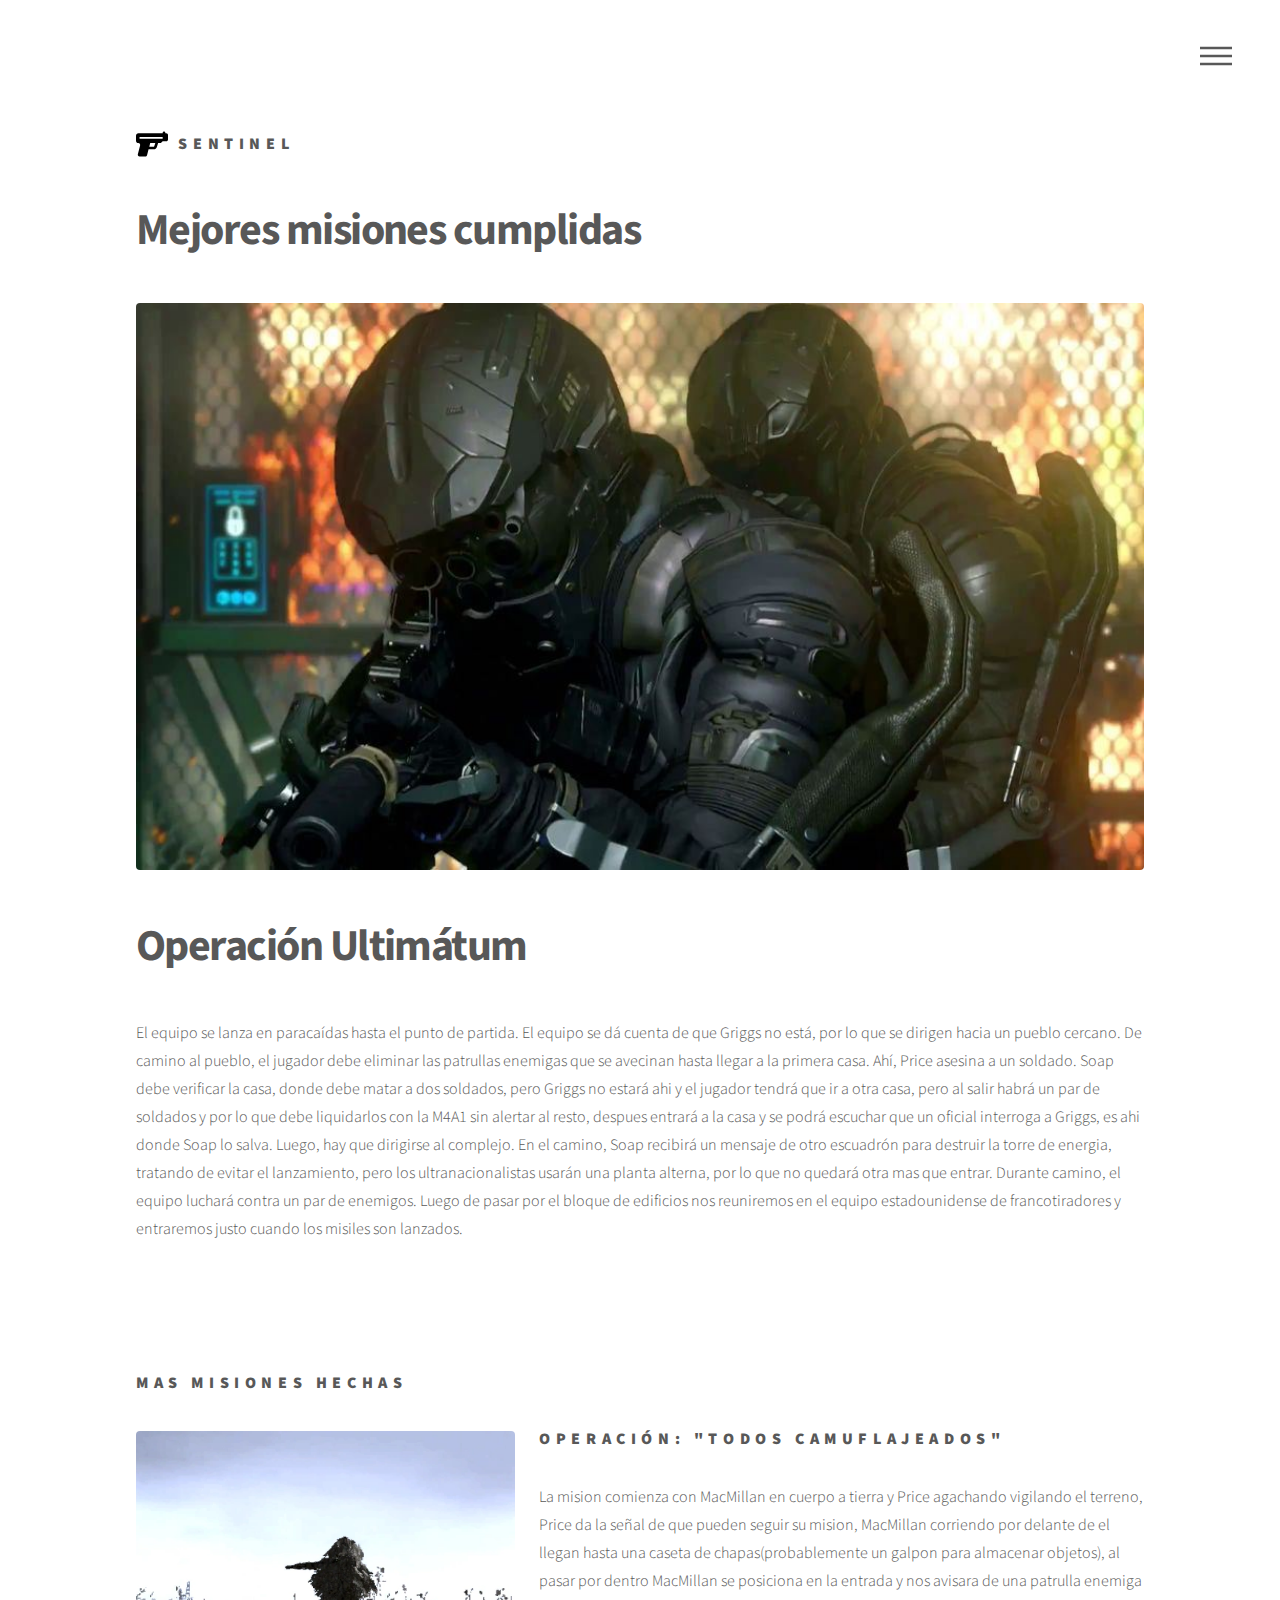
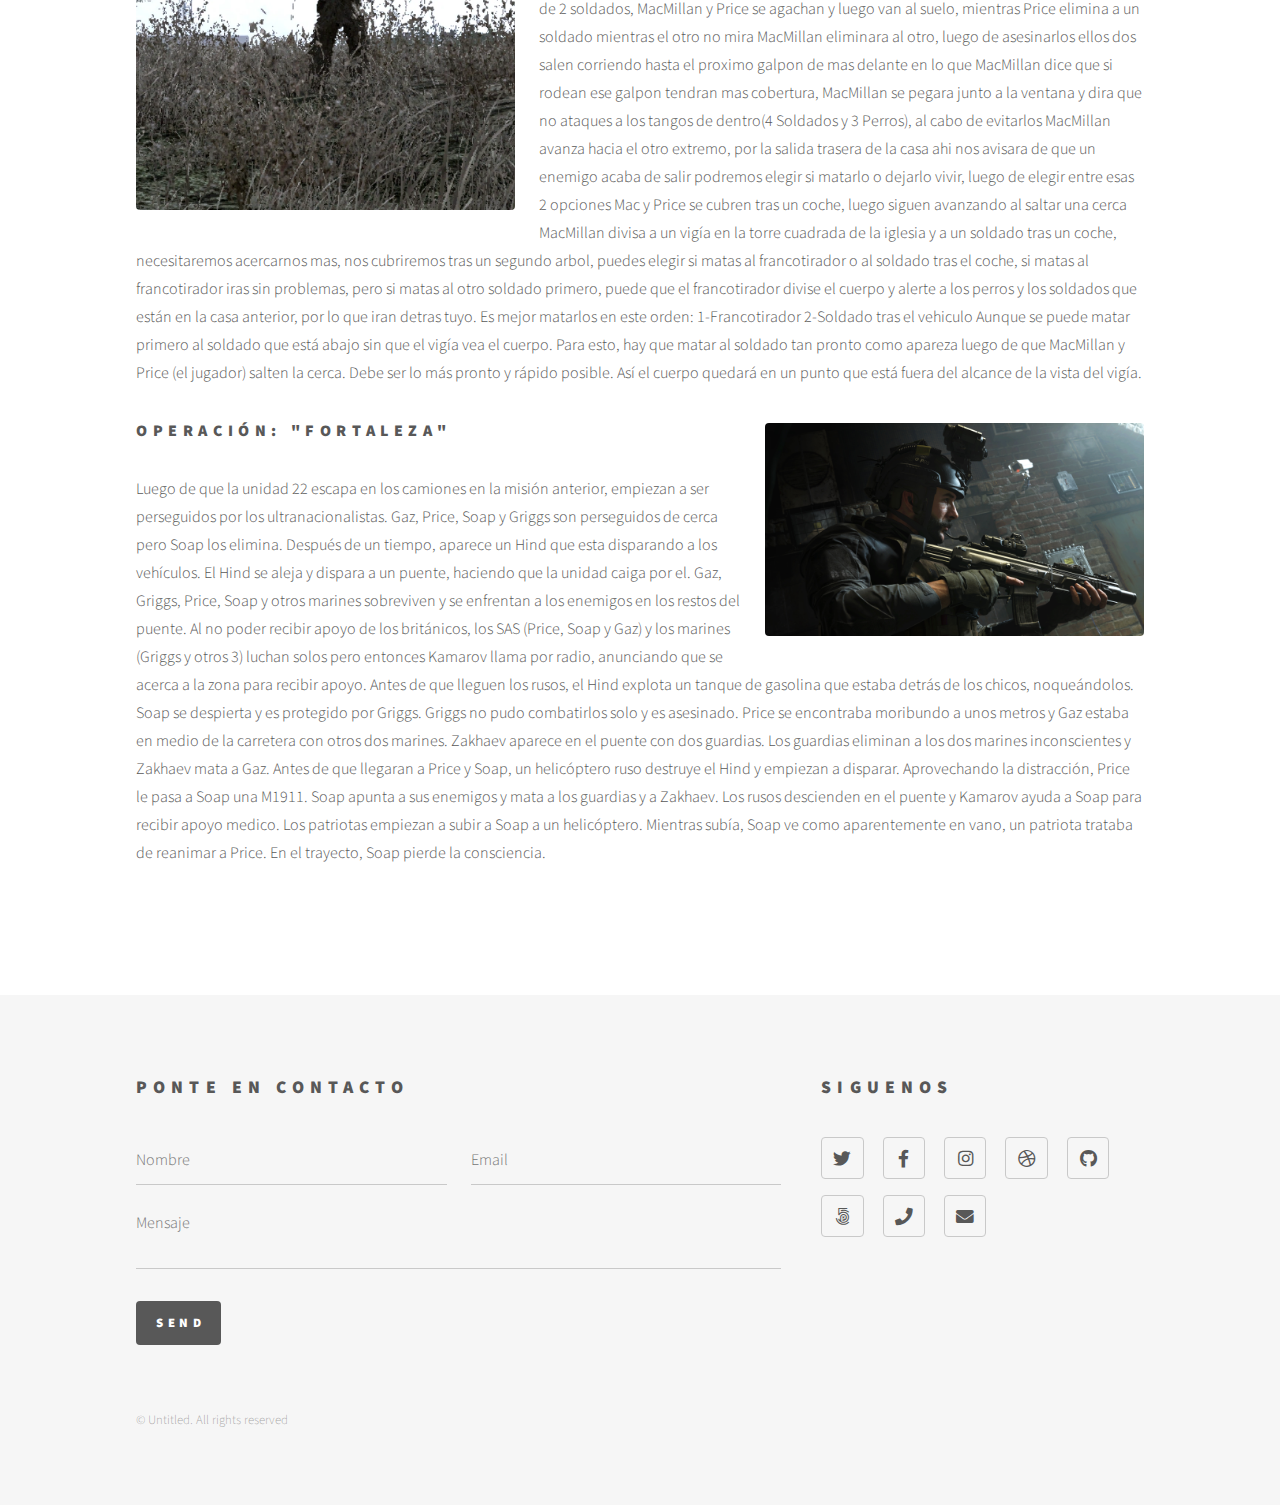
<file: elements 6.html>
<!DOCTYPE HTML>
<html>
	<head>
		<title>Sentinel corporation</title>
		<meta charset="utf-8" />
		<meta name="viewport" content="width=device-width, initial-scale=1, user-scalable=no" />
		<link rel="stylesheet" href="assets/css/main.css" />
		<noscript><link rel="stylesheet" href="assets/css/noscript.css" /></noscript>
	</head>
	<body class="is-preload">
		<!-- Wrapper -->
			<div id="wrapper">

				<!-- Header -->
					<header id="header">
						<div class="inner">

							<!-- Logo -->
								<a class="logo">
									<span class="symbol"><img src="images/gun-solid.svg" alt="" /></span><span class="title">Sentinel</span>
								</a>

							<!-- Nav -->
								<nav>
									<ul>
										<li><a href="#menu">Menu</a></li>
									</ul>
								</nav>

						</div>
					</header>

				<!-- Menu -->
					<nav id="menu">
						<h2>Menu</h2>
						<ul>
							<li><a href="index.html">Inicio</a></li>
							<li><a href="elements 5.html">Fundación</a></li>
							<li><a href="elements 6.html">Planes</a></li>
						</ul>
					</nav>

				<div id="main">
						<div class="inner">
				<section>
					<div id="main">
						<div class="inner">
							<h1>Mejores misiones cumplidas</h1>
							<span class="image main"><img src="images/Sentinel soldier.jpg" alt="" /></span>
							<h1>Operación Ultimátum</h1>
							<p>El equipo se lanza en paracaídas hasta el punto de partida. El equipo se dá cuenta de que Griggs no está, por lo que se dirigen hacia un pueblo cercano. De camino al pueblo, el jugador debe eliminar las patrullas enemigas que se avecinan hasta llegar a la primera casa. Ahí, Price asesina a un soldado. Soap debe verificar la casa, donde debe matar a dos soldados, pero Griggs no estará ahi y el jugador tendrá que ir a otra casa, pero al salir habrá un par de soldados y por lo que debe liquidarlos con la M4A1 sin alertar al resto, despues entrará a la casa y se podrá escuchar que un oficial interroga a Griggs, es ahi donde Soap lo salva. Luego, hay que dirigirse al complejo. En el camino, Soap recibirá un mensaje de otro escuadrón para destruir la torre de energia, tratando de evitar el lanzamiento, pero los ultranacionalistas usarán una planta alterna, por lo que no quedará otra mas que entrar. Durante camino, el equipo luchará contra un par de enemigos. Luego de pasar por el bloque de edificios nos reuniremos en el equipo estadounidense de francotiradores y entraremos justo cuando los misiles son lanzados.</p>
						</div>
					</div>
					</section>
							<!-- Image -->
								<section>
									<h3>Mas misiones hechas</h3>
									<p><span class="image left"><img src="images/All_Ghillied_Up.png" alt="" /><h3>Operación: "Todos camuflajeados"</h3></span>La mision comienza con MacMillan en cuerpo a tierra y Price agachando vigilando el terreno, Price da la señal de que pueden seguir su mision, MacMillan corriendo por delante de el llegan hasta una caseta de chapas(probablemente un galpon para almacenar objetos), al pasar por dentro MacMillan se posiciona en la entrada y nos avisara de una patrulla enemiga de 2 soldados, MacMillan y Price se agachan y luego van al suelo, mientras Price elimina a un soldado mientras el otro no mira MacMillan eliminara al otro, luego de asesinarlos ellos dos salen corriendo hasta el proximo galpon de mas delante en lo que MacMillan dice que si rodean ese galpon tendran mas cobertura, MacMillan se pegara junto a la ventana y dira que no ataques a los tangos de dentro(4 Soldados y 3 Perros), al cabo de evitarlos MacMillan avanza hacia el otro extremo, por la salida trasera de la casa ahi nos avisara de que un enemigo acaba de salir podremos elegir si matarlo o dejarlo vivir, luego de elegir entre esas 2 opciones Mac y Price se cubren tras un coche, luego siguen avanzando al saltar una cerca MacMillan divisa a un vigía en la torre cuadrada de la iglesia y a un soldado tras un coche, necesitaremos acercarnos mas, nos cubriremos tras un segundo arbol, puedes elegir si matas al francotirador o al soldado tras el coche, si matas al francotirador iras sin problemas, pero si matas al otro soldado primero, puede que el francotirador divise el cuerpo y alerte a los perros y los soldados que están en la casa anterior, por lo que iran detras tuyo. Es mejor matarlos en este orden:

1-Francotirador

2-Soldado tras el vehiculo

Aunque se puede matar primero al soldado que está abajo sin que el vigía vea el cuerpo. Para esto, hay que matar al soldado tan pronto como apareza luego de que MacMillan y Price (el jugador) salten la cerca. Debe ser lo más pronto y rápido posible. Así el cuerpo quedará en un punto que está fuera del alcance de la vista del vigía.</p>

									<p><span class="image right"><img src="images/modern-warfare.jpg" alt="" /><h3>Operación: "Fortaleza"</h3></span>Luego de que la unidad 22 escapa en los camiones en la misión anterior, empiezan a ser perseguidos por los ultranacionalistas. Gaz, Price, Soap y Griggs son perseguidos de cerca pero Soap los elimina. Después de un tiempo, aparece un Hind que esta disparando a los vehículos. El Hind se aleja y dispara a un puente, haciendo que la unidad caiga por el. Gaz, Griggs, Price, Soap y otros marines sobreviven y se enfrentan a los enemigos en los restos del puente. Al no poder recibir apoyo de los británicos, los SAS (Price, Soap y Gaz) y los marines (Griggs y otros 3) luchan solos pero entonces Kamarov llama por radio, anunciando que se acerca a la zona para recibir apoyo. Antes de que lleguen los rusos, el Hind explota un tanque de gasolina que estaba detrás de los chicos, noqueándolos. Soap se despierta y es protegido por Griggs. Griggs no pudo combatirlos solo y es asesinado. Price se encontraba moribundo a unos metros y Gaz estaba en medio de la carretera con otros dos marines. Zakhaev aparece en el puente con dos guardias. Los guardias eliminan a los dos marines inconscientes y Zakhaev mata a Gaz. Antes de que llegaran a Price y Soap, un helicóptero ruso destruye el Hind y empiezan a disparar. Aprovechando la distracción, Price le pasa a Soap una M1911. Soap apunta a sus enemigos y mata a los guardias y a Zakhaev. Los rusos descienden en el puente y Kamarov ayuda a Soap para recibir apoyo medico. Los patriotas empiezan a subir a Soap a un helicóptero. Mientras subía, Soap ve como aparentemente en vano, un patriota trataba de reanimar a Price. En el trayecto, Soap pierde la consciencia.</p>
								</section>

						</div>
					</div>

				<!-- Footer -->
					<footer id="footer">
						<div class="inner">
							<section>
								<h2>Ponte en contacto</h2>
								<form method="post" action="#">
									<div class="fields">
										<div class="field half">
											<input type="text" name="name" id="name" placeholder="Nombre" /Equipo>
										</div>
										<div class="field half">
											<input type="email" name="email" id="email" placeholder="Email" />
										</div>
										<div class="field">
											<textarea name="message" id="message" placeholder="Mensaje"></textarea>
										</div>
									</div>
									<ul class="actions">
										<li><input type="submit" value="Send" class="primary" /></li>
									</ul>
								</form>
							</section>
							<section>
								<h2>Siguenos</h2>
								<ul class="icons">
									<li><a href="#" class="icon brands style2 fa-twitter"><span class="label">Twitter</span></a></li>
									<li><a href="#" class="icon brands style2 fa-facebook-f"><span class="label">Facebook</span></a></li>
									<li><a href="#" class="icon brands style2 fa-instagram"><span class="label">Instagram</span></a></li>
									<li><a href="#" class="icon brands style2 fa-dribbble"><span class="label">Dribbble</span></a></li>
									<li><a href="#" class="icon brands style2 fa-github"><span class="label">GitHub</span></a></li>
									<li><a href="#" class="icon brands style2 fa-500px"><span class="label">500px</span></a></li>
									<li><a href="#" class="icon solid style2 fa-phone"><span class="label">Phone</span></a></li>
									<li><a href="#" class="icon solid style2 fa-envelope"><span class="label">Email</span></a></li>
								</ul>
							</section>
							<ul class="copyright">
								<li>&copy; Untitled. All rights reserved</li>
							</ul>
						</div>
					</footer>

			</div>

		<!-- Scripts -->
			<script src="assets/js/jquery.min.js"></script>
			<script src="assets/js/browser.min.js"></script>
			<script src="assets/js/breakpoints.min.js"></script>
			<script src="assets/js/util.js"></script>
			<script src="assets/js/main.js"></script>

	</body>
</html>
</file>
<file: assets/css/noscript.css>
/* Tiles */

	body.is-preload .tiles article {
		-moz-transform: none;
		-webkit-transform: none;
		-ms-transform: none;
		transform: none;
		opacity: 1;
	}
</file>
<file: assets/css/main.css>
@import url(fontawesome-all.min.css);
@import url("https://fonts.googleapis.com/css?family=Source+Sans+Pro:300,700,900");


html, body, div, span, applet, object,
iframe, h1, h2, h3, h4, h5, h6, p, blockquote,
pre, a, abbr, acronym, address, big, cite,
code, del, dfn, em, img, ins, kbd, q, s, samp,
small, strike, strong, sub, sup, tt, var, b,
u, i, center, dl, dt, dd, ol, ul, li, fieldset,
form, label, legend, table, caption, tbody,
tfoot, thead, tr, th, td, article, aside,
canvas, details, embed, figure, figcaption,
footer, header, hgroup, menu, nav, output, ruby,
section, summary, time, mark, audio, video {
	margin: 0;
	padding: 0;
	border: 0;
	font-size: 100%;
	font: inherit;
	vertical-align: baseline;}

article, aside, details, figcaption, figure,
footer, header, hgroup, menu, nav, section {
	display: block;}

body {
	line-height: 1;
}

ol, ul {
	list-style: none;
}

blockquote, q {
	quotes: none;
}

	blockquote:before, blockquote:after, q:before, q:after {
		content: '';
		content: none;
	}

table {
	border-collapse: collapse;
	border-spacing: 0;
}

body {
	-webkit-text-size-adjust: none;
}

mark {
	background-color: transparent;
	color: inherit;
}

input::-moz-focus-inner {
	border: 0;
	padding: 0;
}

input, select, textarea {
	-moz-appearance: none;
	-webkit-appearance: none;
	-ms-appearance: none;
	appearance: none;
}

/* Basic */

	@-ms-viewport {
		width: device-width;
	}

	body {
		-ms-overflow-style: scrollbar;
	}

	@media screen and (max-width: 480px) {

		html, body {
			min-width: 320px;
		}

	}

	html {
		box-sizing: border-box;
	}

	*, *:before, *:after {
		box-sizing: inherit;
	}

	body {
		background: #ffffff;
	}

		body.is-preload *, body.is-preload *:before, body.is-preload *:after {
			-moz-animation: none !important;
			-webkit-animation: none !important;
			-ms-animation: none !important;
			animation: none !important;
			-moz-transition: none !important;
			-webkit-transition: none !important;
			-ms-transition: none !important;
			transition: none !important;
		}

/* Type */

	body, input, select, textarea {
		color: #585858;
		font-family: "Source Sans Pro", Helvetica, sans-serif;
		font-size: 16pt;
		font-weight: 300;
		line-height: 1.75;
	}

		@media screen and (max-width: 1680px) {

			body, input, select, textarea {
				font-size: 14pt;
			}

		}

		@media screen and (max-width: 1280px) {

			body, input, select, textarea {
				font-size: 12pt;
			}

		}

	a {
		-moz-transition: border-bottom-color 0.2s ease, color 0.2s ease;
		-webkit-transition: border-bottom-color 0.2s ease, color 0.2s ease;
		-ms-transition: border-bottom-color 0.2s ease, color 0.2s ease;
		transition: border-bottom-color 0.2s ease, color 0.2s ease;
		text-decoration: none;
		color: #585858;
		border-bottom: dotted 1px rgba(88, 88, 88, 0.5);
	}

		a:hover {
			border-bottom-color: transparent;
			color: #f2849e !important;
		}

	strong, b {
		font-weight: 900;
	}

	em, i {
		font-style: italic;
	}

	p {
		margin: 0 0 2em 0;
	}

	h1 {
		font-size: 2.75em;
		font-weight: 700;
		line-height: 1.3;
		margin: 0 0 1em 0;
		letter-spacing: -0.035em;
	}

		h1 a {
			color: inherit;
		}

		@media screen and (max-width: 736px) {

			h1 {
				font-size: 2em;
				margin: 0 0 1em 0;
			}

		}

		@media screen and (max-width: 360px) {

			h1 {
				font-size: 1.75em;
			}

		}

	h2, h3, h4, h5, h6 {
		font-weight: 900;
		line-height: 1.5;
		margin: 0 0 2em 0;
		text-transform: uppercase;
		letter-spacing: 0.35em;
	}

		h2 a, h3 a, h4 a, h5 a, h6 a {
			color: inherit;
		}

	h2 {
		font-size: 1.1em;
	}

	h3 {
		font-size: 1em;
	}

	h4 {
		font-size: 0.8em;
	}

	h5 {
		font-size: 0.8em;
	}

	h6 {
		font-size: 0.8em;
	}

	@media screen and (max-width: 980px) {

		h1 br, h2 br, h3 br, h4 br, h5 br, h6 br {
			display: none;
		}

	}

	@media screen and (max-width: 736px) {

		h2 {
			font-size: 1em;
		}

		h3 {
			font-size: 0.8em;
		}

	}

	sub {
		font-size: 0.8em;
		position: relative;
		top: 0.5em;
	}

	sup {
		font-size: 0.8em;
		position: relative;
		top: -0.5em;
	}

	blockquote {
		border-left: solid 4px #c9c9c9;
		font-style: italic;
		margin: 0 0 2em 0;
		padding: 0.5em 0 0.5em 2em;
	}

	code {
		background: rgba(144, 144, 144, 0.075);
		border-radius: 4px;
		border: solid 1px #c9c9c9;
		font-family: "Courier New", monospace;
		font-size: 0.9em;
		margin: 0 0.25em;
		padding: 0.25em 0.65em;
	}

	pre {
		-webkit-overflow-scrolling: touch;
		font-family: "Courier New", monospace;
		font-size: 0.9em;
		margin: 0 0 2em 0;
	}

		pre code {
			display: block;
			line-height: 1.75;
			padding: 1em 1.5em;
			overflow-x: auto;
		}

	hr {
		border: 0;
		border-bottom: solid 1px #c9c9c9;
		margin: 2em 0;
	}

		hr.major {
			margin: 3em 0;
		}

	.align-left {
		text-align: left;
	}

	.align-center {
		text-align: center;
	}

	.align-right {
		text-align: right;
	}

/* Row */

	.row {
		display: flex;
		flex-wrap: wrap;
		box-sizing: border-box;
		align-items: stretch;
	}

		.row > * {
			box-sizing: border-box;
		}

		.row.gtr-uniform > * > :last-child {
			margin-bottom: 0;
		}

		.row.aln-left {
			justify-content: flex-start;
		}

		.row.aln-center {
			justify-content: center;
		}

		.row.aln-right {
			justify-content: flex-end;
		}

		.row.aln-top {
			align-items: flex-start;
		}

		.row.aln-middle {
			align-items: center;
		}

		.row.aln-bottom {
			align-items: flex-end;
		}

		.row > .imp {
			order: -1;
		}

		.row > .col-1 {
			width: 8.33333%;
		}

		.row > .off-1 {
			margin-left: 8.33333%;
		}

		.row > .col-2 {
			width: 16.66667%;
		}

		.row > .off-2 {
			margin-left: 16.66667%;
		}

		.row > .col-3 {
			width: 25%;
		}

		.row > .off-3 {
			margin-left: 25%;
		}

		.row > .col-4 {
			width: 33.33333%;
		}

		.row > .off-4 {
			margin-left: 33.33333%;
		}

		.row > .col-5 {
			width: 41.66667%;
		}

		.row > .off-5 {
			margin-left: 41.66667%;
		}

		.row > .col-6 {
			width: 50%;
		}

		.row > .off-6 {
			margin-left: 50%;
		}

		.row > .col-7 {
			width: 58.33333%;
		}

		.row > .off-7 {
			margin-left: 58.33333%;
		}

		.row > .col-8 {
			width: 66.66667%;
		}

		.row > .off-8 {
			margin-left: 66.66667%;
		}

		.row > .col-9 {
			width: 75%;
		}

		.row > .off-9 {
			margin-left: 75%;
		}

		.row > .col-10 {
			width: 83.33333%;
		}

		.row > .off-10 {
			margin-left: 83.33333%;
		}

		.row > .col-11 {
			width: 91.66667%;
		}

		.row > .off-11 {
			margin-left: 91.66667%;
		}

		.row > .col-12 {
			width: 100%;
		}

		.row > .off-12 {
			margin-left: 100%;
		}

		.row.gtr-0 {
			margin-top: 0;
			margin-left: 0em;
		}

			.row.gtr-0 > * {
				padding: 0 0 0 0em;
			}

			.row.gtr-0.gtr-uniform {
				margin-top: 0em;
			}

				.row.gtr-0.gtr-uniform > * {
					padding-top: 0em;
				}

		.row.gtr-25 {
			margin-top: 0;
			margin-left: -0.5em;
		}

			.row.gtr-25 > * {
				padding: 0 0 0 0.5em;
			}

			.row.gtr-25.gtr-uniform {
				margin-top: -0.5em;
			}

				.row.gtr-25.gtr-uniform > * {
					padding-top: 0.5em;
				}

		.row.gtr-50 {
			margin-top: 0;
			margin-left: -1em;
		}

			.row.gtr-50 > * {
				padding: 0 0 0 1em;
			}

			.row.gtr-50.gtr-uniform {
				margin-top: -1em;
			}

				.row.gtr-50.gtr-uniform > * {
					padding-top: 1em;
				}

		.row {
			margin-top: 0;
			margin-left: -2em;
		}

			.row > * {
				padding: 0 0 0 2em;
			}

			.row.gtr-uniform {
				margin-top: -2em;
			}

				.row.gtr-uniform > * {
					padding-top: 2em;
				}

		.row.gtr-150 {
			margin-top: 0;
			margin-left: -3em;
		}

			.row.gtr-150 > * {
				padding: 0 0 0 3em;
			}

			.row.gtr-150.gtr-uniform {
				margin-top: -3em;
			}

				.row.gtr-150.gtr-uniform > * {
					padding-top: 3em;
				}

		.row.gtr-200 {
			margin-top: 0;
			margin-left: -4em;
		}

			.row.gtr-200 > * {
				padding: 0 0 0 4em;
			}

			.row.gtr-200.gtr-uniform {
				margin-top: -4em;
			}

				.row.gtr-200.gtr-uniform > * {
					padding-top: 4em;
				}

		@media screen and (max-width: 1680px) {

			.row {
				display: flex;
				flex-wrap: wrap;
				box-sizing: border-box;
				align-items: stretch;
			}

				.row > * {
					box-sizing: border-box;
				}

				.row.gtr-uniform > * > :last-child {
					margin-bottom: 0;
				}

				.row.aln-left {
					justify-content: flex-start;
				}

				.row.aln-center {
					justify-content: center;
				}

				.row.aln-right {
					justify-content: flex-end;
				}

				.row.aln-top {
					align-items: flex-start;
				}

				.row.aln-middle {
					align-items: center;
				}

				.row.aln-bottom {
					align-items: flex-end;
				}

				.row > .imp-xlarge {
					order: -1;
				}

				.row > .col-1-xlarge {
					width: 8.33333%;
				}

				.row > .off-1-xlarge {
					margin-left: 8.33333%;
				}

				.row > .col-2-xlarge {
					width: 16.66667%;
				}

				.row > .off-2-xlarge {
					margin-left: 16.66667%;
				}

				.row > .col-3-xlarge {
					width: 25%;
				}

				.row > .off-3-xlarge {
					margin-left: 25%;
				}

				.row > .col-4-xlarge {
					width: 33.33333%;
				}

				.row > .off-4-xlarge {
					margin-left: 33.33333%;
				}

				.row > .col-5-xlarge {
					width: 41.66667%;
				}

				.row > .off-5-xlarge {
					margin-left: 41.66667%;
				}

				.row > .col-6-xlarge {
					width: 50%;
				}

				.row > .off-6-xlarge {
					margin-left: 50%;
				}

				.row > .col-7-xlarge {
					width: 58.33333%;
				}

				.row > .off-7-xlarge {
					margin-left: 58.33333%;
				}

				.row > .col-8-xlarge {
					width: 66.66667%;
				}

				.row > .off-8-xlarge {
					margin-left: 66.66667%;
				}

				.row > .col-9-xlarge {
					width: 75%;
				}

				.row > .off-9-xlarge {
					margin-left: 75%;
				}

				.row > .col-10-xlarge {
					width: 83.33333%;
				}

				.row > .off-10-xlarge {
					margin-left: 83.33333%;
				}

				.row > .col-11-xlarge {
					width: 91.66667%;
				}

				.row > .off-11-xlarge {
					margin-left: 91.66667%;
				}

				.row > .col-12-xlarge {
					width: 100%;
				}

				.row > .off-12-xlarge {
					margin-left: 100%;
				}

				.row.gtr-0 {
					margin-top: 0;
					margin-left: 0em;
				}

					.row.gtr-0 > * {
						padding: 0 0 0 0em;
					}

					.row.gtr-0.gtr-uniform {
						margin-top: 0em;
					}

						.row.gtr-0.gtr-uniform > * {
							padding-top: 0em;
						}

				.row.gtr-25 {
					margin-top: 0;
					margin-left: -0.5em;
				}

					.row.gtr-25 > * {
						padding: 0 0 0 0.5em;
					}

					.row.gtr-25.gtr-uniform {
						margin-top: -0.5em;
					}

						.row.gtr-25.gtr-uniform > * {
							padding-top: 0.5em;
						}

				.row.gtr-50 {
					margin-top: 0;
					margin-left: -1em;
				}

					.row.gtr-50 > * {
						padding: 0 0 0 1em;
					}

					.row.gtr-50.gtr-uniform {
						margin-top: -1em;
					}

						.row.gtr-50.gtr-uniform > * {
							padding-top: 1em;
						}

				.row {
					margin-top: 0;
					margin-left: -2em;
				}

					.row > * {
						padding: 0 0 0 2em;
					}

					.row.gtr-uniform {
						margin-top: -2em;
					}

						.row.gtr-uniform > * {
							padding-top: 2em;
						}

				.row.gtr-150 {
					margin-top: 0;
					margin-left: -3em;
				}

					.row.gtr-150 > * {
						padding: 0 0 0 3em;
					}

					.row.gtr-150.gtr-uniform {
						margin-top: -3em;
					}

						.row.gtr-150.gtr-uniform > * {
							padding-top: 3em;
						}

				.row.gtr-200 {
					margin-top: 0;
					margin-left: -4em;
				}

					.row.gtr-200 > * {
						padding: 0 0 0 4em;
					}

					.row.gtr-200.gtr-uniform {
						margin-top: -4em;
					}

						.row.gtr-200.gtr-uniform > * {
							padding-top: 4em;
						}

		}

		@media screen and (max-width: 1280px) {

			.row {
				display: flex;
				flex-wrap: wrap;
				box-sizing: border-box;
				align-items: stretch;
			}

				.row > * {
					box-sizing: border-box;
				}

				.row.gtr-uniform > * > :last-child {
					margin-bottom: 0;
				}

				.row.aln-left {
					justify-content: flex-start;
				}

				.row.aln-center {
					justify-content: center;
				}

				.row.aln-right {
					justify-content: flex-end;
				}

				.row.aln-top {
					align-items: flex-start;
				}

				.row.aln-middle {
					align-items: center;
				}

				.row.aln-bottom {
					align-items: flex-end;
				}

				.row > .imp-large {
					order: -1;
				}

				.row > .col-1-large {
					width: 8.33333%;
				}

				.row > .off-1-large {
					margin-left: 8.33333%;
				}

				.row > .col-2-large {
					width: 16.66667%;
				}

				.row > .off-2-large {
					margin-left: 16.66667%;
				}

				.row > .col-3-large {
					width: 25%;
				}

				.row > .off-3-large {
					margin-left: 25%;
				}

				.row > .col-4-large {
					width: 33.33333%;
				}

				.row > .off-4-large {
					margin-left: 33.33333%;
				}

				.row > .col-5-large {
					width: 41.66667%;
				}

				.row > .off-5-large {
					margin-left: 41.66667%;
				}

				.row > .col-6-large {
					width: 50%;
				}

				.row > .off-6-large {
					margin-left: 50%;
				}

				.row > .col-7-large {
					width: 58.33333%;
				}

				.row > .off-7-large {
					margin-left: 58.33333%;
				}

				.row > .col-8-large {
					width: 66.66667%;
				}

				.row > .off-8-large {
					margin-left: 66.66667%;
				}

				.row > .col-9-large {
					width: 75%;
				}

				.row > .off-9-large {
					margin-left: 75%;
				}

				.row > .col-10-large {
					width: 83.33333%;
				}

				.row > .off-10-large {
					margin-left: 83.33333%;
				}

				.row > .col-11-large {
					width: 91.66667%;
				}

				.row > .off-11-large {
					margin-left: 91.66667%;
				}

				.row > .col-12-large {
					width: 100%;
				}

				.row > .off-12-large {
					margin-left: 100%;
				}

				.row.gtr-0 {
					margin-top: 0;
					margin-left: 0em;
				}

					.row.gtr-0 > * {
						padding: 0 0 0 0em;
					}

					.row.gtr-0.gtr-uniform {
						margin-top: 0em;
					}

						.row.gtr-0.gtr-uniform > * {
							padding-top: 0em;
						}

				.row.gtr-25 {
					margin-top: 0;
					margin-left: -0.5em;
				}

					.row.gtr-25 > * {
						padding: 0 0 0 0.5em;
					}

					.row.gtr-25.gtr-uniform {
						margin-top: -0.5em;
					}

						.row.gtr-25.gtr-uniform > * {
							padding-top: 0.5em;
						}

				.row.gtr-50 {
					margin-top: 0;
					margin-left: -1em;
				}

					.row.gtr-50 > * {
						padding: 0 0 0 1em;
					}

					.row.gtr-50.gtr-uniform {
						margin-top: -1em;
					}

						.row.gtr-50.gtr-uniform > * {
							padding-top: 1em;
						}

				.row {
					margin-top: 0;
					margin-left: -2em;
				}

					.row > * {
						padding: 0 0 0 2em;
					}

					.row.gtr-uniform {
						margin-top: -2em;
					}

						.row.gtr-uniform > * {
							padding-top: 2em;
						}

				.row.gtr-150 {
					margin-top: 0;
					margin-left: -3em;
				}

					.row.gtr-150 > * {
						padding: 0 0 0 3em;
					}

					.row.gtr-150.gtr-uniform {
						margin-top: -3em;
					}

						.row.gtr-150.gtr-uniform > * {
							padding-top: 3em;
						}

				.row.gtr-200 {
					margin-top: 0;
					margin-left: -4em;
				}

					.row.gtr-200 > * {
						padding: 0 0 0 4em;
					}

					.row.gtr-200.gtr-uniform {
						margin-top: -4em;
					}

						.row.gtr-200.gtr-uniform > * {
							padding-top: 4em;
						}

		}

		@media screen and (max-width: 980px) {

			.row {
				display: flex;
				flex-wrap: wrap;
				box-sizing: border-box;
				align-items: stretch;
			}

				.row > * {
					box-sizing: border-box;
				}

				.row.gtr-uniform > * > :last-child {
					margin-bottom: 0;
				}

				.row.aln-left {
					justify-content: flex-start;
				}

				.row.aln-center {
					justify-content: center;
				}

				.row.aln-right {
					justify-content: flex-end;
				}

				.row.aln-top {
					align-items: flex-start;
				}

				.row.aln-middle {
					align-items: center;
				}

				.row.aln-bottom {
					align-items: flex-end;
				}

				.row > .imp-medium {
					order: -1;
				}

				.row > .col-1-medium {
					width: 8.33333%;
				}

				.row > .off-1-medium {
					margin-left: 8.33333%;
				}

				.row > .col-2-medium {
					width: 16.66667%;
				}

				.row > .off-2-medium {
					margin-left: 16.66667%;
				}

				.row > .col-3-medium {
					width: 25%;
				}

				.row > .off-3-medium {
					margin-left: 25%;
				}

				.row > .col-4-medium {
					width: 33.33333%;
				}

				.row > .off-4-medium {
					margin-left: 33.33333%;
				}

				.row > .col-5-medium {
					width: 41.66667%;
				}

				.row > .off-5-medium {
					margin-left: 41.66667%;
				}

				.row > .col-6-medium {
					width: 50%;
				}

				.row > .off-6-medium {
					margin-left: 50%;
				}

				.row > .col-7-medium {
					width: 58.33333%;
				}

				.row > .off-7-medium {
					margin-left: 58.33333%;
				}

				.row > .col-8-medium {
					width: 66.66667%;
				}

				.row > .off-8-medium {
					margin-left: 66.66667%;
				}

				.row > .col-9-medium {
					width: 75%;
				}

				.row > .off-9-medium {
					margin-left: 75%;
				}

				.row > .col-10-medium {
					width: 83.33333%;
				}

				.row > .off-10-medium {
					margin-left: 83.33333%;
				}

				.row > .col-11-medium {
					width: 91.66667%;
				}

				.row > .off-11-medium {
					margin-left: 91.66667%;
				}

				.row > .col-12-medium {
					width: 100%;
				}

				.row > .off-12-medium {
					margin-left: 100%;
				}

				.row.gtr-0 {
					margin-top: 0;
					margin-left: 0em;
				}

					.row.gtr-0 > * {
						padding: 0 0 0 0em;
					}

					.row.gtr-0.gtr-uniform {
						margin-top: 0em;
					}

						.row.gtr-0.gtr-uniform > * {
							padding-top: 0em;
						}

				.row.gtr-25 {
					margin-top: 0;
					margin-left: -0.375em;
				}

					.row.gtr-25 > * {
						padding: 0 0 0 0.375em;
					}

					.row.gtr-25.gtr-uniform {
						margin-top: -0.375em;
					}

						.row.gtr-25.gtr-uniform > * {
							padding-top: 0.375em;
						}

				.row.gtr-50 {
					margin-top: 0;
					margin-left: -0.75em;
				}

					.row.gtr-50 > * {
						padding: 0 0 0 0.75em;
					}

					.row.gtr-50.gtr-uniform {
						margin-top: -0.75em;
					}

						.row.gtr-50.gtr-uniform > * {
							padding-top: 0.75em;
						}

				.row {
					margin-top: 0;
					margin-left: -1.5em;
				}

					.row > * {
						padding: 0 0 0 1.5em;
					}

					.row.gtr-uniform {
						margin-top: -1.5em;
					}

						.row.gtr-uniform > * {
							padding-top: 1.5em;
						}

				.row.gtr-150 {
					margin-top: 0;
					margin-left: -2.25em;
				}

					.row.gtr-150 > * {
						padding: 0 0 0 2.25em;
					}

					.row.gtr-150.gtr-uniform {
						margin-top: -2.25em;
					}

						.row.gtr-150.gtr-uniform > * {
							padding-top: 2.25em;
						}

				.row.gtr-200 {
					margin-top: 0;
					margin-left: -3em;
				}

					.row.gtr-200 > * {
						padding: 0 0 0 3em;
					}

					.row.gtr-200.gtr-uniform {
						margin-top: -3em;
					}

						.row.gtr-200.gtr-uniform > * {
							padding-top: 3em;
						}

		}

		@media screen and (max-width: 736px) {

			.row {
				display: flex;
				flex-wrap: wrap;
				box-sizing: border-box;
				align-items: stretch;
			}

				.row > * {
					box-sizing: border-box;
				}

				.row.gtr-uniform > * > :last-child {
					margin-bottom: 0;
				}

				.row.aln-left {
					justify-content: flex-start;
				}

				.row.aln-center {
					justify-content: center;
				}

				.row.aln-right {
					justify-content: flex-end;
				}

				.row.aln-top {
					align-items: flex-start;
				}

				.row.aln-middle {
					align-items: center;
				}

				.row.aln-bottom {
					align-items: flex-end;
				}

				.row > .imp-small {
					order: -1;
				}

				.row > .col-1-small {
					width: 8.33333%;
				}

				.row > .off-1-small {
					margin-left: 8.33333%;
				}

				.row > .col-2-small {
					width: 16.66667%;
				}

				.row > .off-2-small {
					margin-left: 16.66667%;
				}

				.row > .col-3-small {
					width: 25%;
				}

				.row > .off-3-small {
					margin-left: 25%;
				}

				.row > .col-4-small {
					width: 33.33333%;
				}

				.row > .off-4-small {
					margin-left: 33.33333%;
				}

				.row > .col-5-small {
					width: 41.66667%;
				}

				.row > .off-5-small {
					margin-left: 41.66667%;
				}

				.row > .col-6-small {
					width: 50%;
				}

				.row > .off-6-small {
					margin-left: 50%;
				}

				.row > .col-7-small {
					width: 58.33333%;
				}

				.row > .off-7-small {
					margin-left: 58.33333%;
				}

				.row > .col-8-small {
					width: 66.66667%;
				}

				.row > .off-8-small {
					margin-left: 66.66667%;
				}

				.row > .col-9-small {
					width: 75%;
				}

				.row > .off-9-small {
					margin-left: 75%;
				}

				.row > .col-10-small {
					width: 83.33333%;
				}

				.row > .off-10-small {
					margin-left: 83.33333%;
				}

				.row > .col-11-small {
					width: 91.66667%;
				}

				.row > .off-11-small {
					margin-left: 91.66667%;
				}

				.row > .col-12-small {
					width: 100%;
				}

				.row > .off-12-small {
					margin-left: 100%;
				}

				.row.gtr-0 {
					margin-top: 0;
					margin-left: 0em;
				}

					.row.gtr-0 > * {
						padding: 0 0 0 0em;
					}

					.row.gtr-0.gtr-uniform {
						margin-top: 0em;
					}

						.row.gtr-0.gtr-uniform > * {
							padding-top: 0em;
						}

				.row.gtr-25 {
					margin-top: 0;
					margin-left: -0.25em;
				}

					.row.gtr-25 > * {
						padding: 0 0 0 0.25em;
					}

					.row.gtr-25.gtr-uniform {
						margin-top: -0.25em;
					}

						.row.gtr-25.gtr-uniform > * {
							padding-top: 0.25em;
						}

				.row.gtr-50 {
					margin-top: 0;
					margin-left: -0.5em;
				}

					.row.gtr-50 > * {
						padding: 0 0 0 0.5em;
					}

					.row.gtr-50.gtr-uniform {
						margin-top: -0.5em;
					}

						.row.gtr-50.gtr-uniform > * {
							padding-top: 0.5em;
						}

				.row {
					margin-top: 0;
					margin-left: -1em;
				}

					.row > * {
						padding: 0 0 0 1em;
					}

					.row.gtr-uniform {
						margin-top: -1em;
					}

						.row.gtr-uniform > * {
							padding-top: 1em;
						}

				.row.gtr-150 {
					margin-top: 0;
					margin-left: -1.5em;
				}

					.row.gtr-150 > * {
						padding: 0 0 0 1.5em;
					}

					.row.gtr-150.gtr-uniform {
						margin-top: -1.5em;
					}

						.row.gtr-150.gtr-uniform > * {
							padding-top: 1.5em;
						}

				.row.gtr-200 {
					margin-top: 0;
					margin-left: -2em;
				}

					.row.gtr-200 > * {
						padding: 0 0 0 2em;
					}

					.row.gtr-200.gtr-uniform {
						margin-top: -2em;
					}

						.row.gtr-200.gtr-uniform > * {
							padding-top: 2em;
						}

		}

		@media screen and (max-width: 480px) {

			.row {
				display: flex;
				flex-wrap: wrap;
				box-sizing: border-box;
				align-items: stretch;
			}

				.row > * {
					box-sizing: border-box;
				}

				.row.gtr-uniform > * > :last-child {
					margin-bottom: 0;
				}

				.row.aln-left {
					justify-content: flex-start;
				}

				.row.aln-center {
					justify-content: center;
				}

				.row.aln-right {
					justify-content: flex-end;
				}

				.row.aln-top {
					align-items: flex-start;
				}

				.row.aln-middle {
					align-items: center;
				}

				.row.aln-bottom {
					align-items: flex-end;
				}

				.row > .imp-xsmall {
					order: -1;
				}

				.row > .col-1-xsmall {
					width: 8.33333%;
				}

				.row > .off-1-xsmall {
					margin-left: 8.33333%;
				}

				.row > .col-2-xsmall {
					width: 16.66667%;
				}

				.row > .off-2-xsmall {
					margin-left: 16.66667%;
				}

				.row > .col-3-xsmall {
					width: 25%;
				}

				.row > .off-3-xsmall {
					margin-left: 25%;
				}

				.row > .col-4-xsmall {
					width: 33.33333%;
				}

				.row > .off-4-xsmall {
					margin-left: 33.33333%;
				}

				.row > .col-5-xsmall {
					width: 41.66667%;
				}

				.row > .off-5-xsmall {
					margin-left: 41.66667%;
				}

				.row > .col-6-xsmall {
					width: 50%;
				}

				.row > .off-6-xsmall {
					margin-left: 50%;
				}

				.row > .col-7-xsmall {
					width: 58.33333%;
				}

				.row > .off-7-xsmall {
					margin-left: 58.33333%;
				}

				.row > .col-8-xsmall {
					width: 66.66667%;
				}

				.row > .off-8-xsmall {
					margin-left: 66.66667%;
				}

				.row > .col-9-xsmall {
					width: 75%;
				}

				.row > .off-9-xsmall {
					margin-left: 75%;
				}

				.row > .col-10-xsmall {
					width: 83.33333%;
				}

				.row > .off-10-xsmall {
					margin-left: 83.33333%;
				}

				.row > .col-11-xsmall {
					width: 91.66667%;
				}

				.row > .off-11-xsmall {
					margin-left: 91.66667%;
				}

				.row > .col-12-xsmall {
					width: 100%;
				}

				.row > .off-12-xsmall {
					margin-left: 100%;
				}

				.row.gtr-0 {
					margin-top: 0;
					margin-left: 0em;
				}

					.row.gtr-0 > * {
						padding: 0 0 0 0em;
					}

					.row.gtr-0.gtr-uniform {
						margin-top: 0em;
					}

						.row.gtr-0.gtr-uniform > * {
							padding-top: 0em;
						}

				.row.gtr-25 {
					margin-top: 0;
					margin-left: -0.25em;
				}

					.row.gtr-25 > * {
						padding: 0 0 0 0.25em;
					}

					.row.gtr-25.gtr-uniform {
						margin-top: -0.25em;
					}

						.row.gtr-25.gtr-uniform > * {
							padding-top: 0.25em;
						}

				.row.gtr-50 {
					margin-top: 0;
					margin-left: -0.5em;
				}

					.row.gtr-50 > * {
						padding: 0 0 0 0.5em;
					}

					.row.gtr-50.gtr-uniform {
						margin-top: -0.5em;
					}

						.row.gtr-50.gtr-uniform > * {
							padding-top: 0.5em;
						}

				.row {
					margin-top: 0;
					margin-left: -1em;
				}

					.row > * {
						padding: 0 0 0 1em;
					}

					.row.gtr-uniform {
						margin-top: -1em;
					}

						.row.gtr-uniform > * {
							padding-top: 1em;
						}

				.row.gtr-150 {
					margin-top: 0;
					margin-left: -1.5em;
				}

					.row.gtr-150 > * {
						padding: 0 0 0 1.5em;
					}

					.row.gtr-150.gtr-uniform {
						margin-top: -1.5em;
					}

						.row.gtr-150.gtr-uniform > * {
							padding-top: 1.5em;
						}

				.row.gtr-200 {
					margin-top: 0;
					margin-left: -2em;
				}

					.row.gtr-200 > * {
						padding: 0 0 0 2em;
					}

					.row.gtr-200.gtr-uniform {
						margin-top: -2em;
					}

						.row.gtr-200.gtr-uniform > * {
							padding-top: 2em;
						}

		}

/* Section/Article */

	section.special, article.special {
		text-align: center;
	}

	header p {
		margin-top: -1em;
	}

	@media screen and (max-width: 736px) {

		header p {
			margin-top: 0;
		}

	}

/* Icon */

	.icon {
		text-decoration: none;
		border-bottom: none;
		position: relative;
	}

		.icon:before {
			-moz-osx-font-smoothing: grayscale;
			-webkit-font-smoothing: antialiased;
			display: inline-block;
			font-style: normal;
			font-variant: normal;
			text-rendering: auto;
			line-height: 1;
			text-transform: none !important;
			font-family: 'Font Awesome 5 Free';
			font-weight: 400;
		}

		.icon > .label {
			display: none;
		}

		.icon:before {
			line-height: inherit;
		}

		.icon.solid:before {
			font-weight: 900;
		}

		.icon.brands:before {
			font-family: 'Font Awesome 5 Brands';
		}

		.icon.style2 {
			-moz-transition: background-color 0.2s ease-in-out, color 0.2s ease-in-out, border-color 0.2s ease-in-out;
			-webkit-transition: background-color 0.2s ease-in-out, color 0.2s ease-in-out, border-color 0.2s ease-in-out;
			-ms-transition: background-color 0.2s ease-in-out, color 0.2s ease-in-out, border-color 0.2s ease-in-out;
			transition: background-color 0.2s ease-in-out, color 0.2s ease-in-out, border-color 0.2s ease-in-out;
			background-color: transparent;
			border: solid 1px #c9c9c9;
			border-radius: 4px;
			width: 2.65em;
			height: 2.65em;
			display: inline-block;
			text-align: center;
			line-height: 2.65em;
			color: inherit;
		}

			.icon.style2:before {
				font-size: 1.1em;
			}

			.icon.style2:hover {
				color: #f2849e;
				border-color: #f2849e;
			}

			.icon.style2:active {
				background-color: rgba(242, 132, 158, 0.1);
			}

/* List */

	ol {
		list-style: decimal;
		margin: 0 0 2em 0;
		padding-left: 1.25em;
	}

		ol li {
			padding-left: 0.25em;
		}

	ul {
		list-style: disc;
		margin: 0 0 2em 0;
		padding-left: 1em;
	}

		ul li {
			padding-left: 0.5em;
		}

		ul.alt {
			list-style: none;
			padding-left: 0;
		}

			ul.alt li {
				border-top: solid 1px #c9c9c9;
				padding: 0.5em 0;
			}

				ul.alt li:first-child {
					border-top: 0;
					padding-top: 0;
				}

	dl {
		margin: 0 0 2em 0;
	}

		dl dt {
			display: block;
			font-weight: 900;
			margin: 0 0 1em 0;
		}

		dl dd {
			margin-left: 2em;
		}

/* Actions */

	ul.actions {
		display: -moz-flex;
		display: -webkit-flex;
		display: -ms-flex;
		display: flex;
		cursor: default;
		list-style: none;
		margin-left: -1em;
		padding-left: 0;
	}

		ul.actions li {
			padding: 0 0 0 1em;
			vertical-align: middle;
		}

		ul.actions.special {
			-moz-justify-content: center;
			-webkit-justify-content: center;
			-ms-justify-content: center;
			justify-content: center;
			width: 100%;
			margin-left: 0;
		}

			ul.actions.special li:first-child {
				padding-left: 0;
			}

		ul.actions.stacked {
			-moz-flex-direction: column;
			-webkit-flex-direction: column;
			-ms-flex-direction: column;
			flex-direction: column;
			margin-left: 0;
		}

			ul.actions.stacked li {
				padding: 1.3em 0 0 0;
			}

				ul.actions.stacked li:first-child {
					padding-top: 0;
				}

		ul.actions.fit {
			width: calc(100% + 1em);
		}

			ul.actions.fit li {
				-moz-flex-grow: 1;
				-webkit-flex-grow: 1;
				-ms-flex-grow: 1;
				flex-grow: 1;
				-moz-flex-shrink: 1;
				-webkit-flex-shrink: 1;
				-ms-flex-shrink: 1;
				flex-shrink: 1;
				width: 100%;
			}

				ul.actions.fit li > * {
					width: 100%;
				}

			ul.actions.fit.stacked {
				width: 100%;
			}

		@media screen and (max-width: 480px) {

			ul.actions:not(.fixed) {
				-moz-flex-direction: column;
				-webkit-flex-direction: column;
				-ms-flex-direction: column;
				flex-direction: column;
				margin-left: 0;
				width: 100% !important;
			}

				ul.actions:not(.fixed) li {
					-moz-flex-grow: 1;
					-webkit-flex-grow: 1;
					-ms-flex-grow: 1;
					flex-grow: 1;
					-moz-flex-shrink: 1;
					-webkit-flex-shrink: 1;
					-ms-flex-shrink: 1;
					flex-shrink: 1;
					padding: 1em 0 0 0;
					text-align: center;
					width: 100%;
				}

					ul.actions:not(.fixed) li > * {
						width: 100%;
					}

					ul.actions:not(.fixed) li:first-child {
						padding-top: 0;
					}

					ul.actions:not(.fixed) li input[type="submit"],
					ul.actions:not(.fixed) li input[type="reset"],
					ul.actions:not(.fixed) li input[type="button"],
					ul.actions:not(.fixed) li button,
					ul.actions:not(.fixed) li .button {
						width: 100%;
					}

						ul.actions:not(.fixed) li input[type="submit"].icon:before,
						ul.actions:not(.fixed) li input[type="reset"].icon:before,
						ul.actions:not(.fixed) li input[type="button"].icon:before,
						ul.actions:not(.fixed) li button.icon:before,
						ul.actions:not(.fixed) li .button.icon:before {
							margin-left: -0.5rem;
						}

		}

/* Icons */

	ul.icons {
		cursor: default;
		list-style: none;
		padding-left: 0;
		margin: -1em 0 2em -1em;
	}

		ul.icons li {
			display: inline-block;
			padding: 1em 0 0 1em;
		}

/* Form */

	form {
		margin: 0 0 2em 0;
		overflow-x: hidden;
	}

		form > :last-child {
			margin-bottom: 0;
		}

		form > .fields {
			display: -moz-flex;
			display: -webkit-flex;
			display: -ms-flex;
			display: flex;
			-moz-flex-wrap: wrap;
			-webkit-flex-wrap: wrap;
			-ms-flex-wrap: wrap;
			flex-wrap: wrap;
			width: calc(100% + 3em);
			margin: -1.5em 0 2em -1.5em;
		}

			form > .fields > .field {
				-moz-flex-grow: 0;
				-webkit-flex-grow: 0;
				-ms-flex-grow: 0;
				flex-grow: 0;
				-moz-flex-shrink: 0;
				-webkit-flex-shrink: 0;
				-ms-flex-shrink: 0;
				flex-shrink: 0;
				padding: 1.5em 0 0 1.5em;
				width: calc(100% - 1.5em);
			}

				form > .fields > .field.half {
					width: calc(50% - 0.75em);
				}

				form > .fields > .field.third {
					width: calc(100%/3 - 0.5em);
				}

				form > .fields > .field.quarter {
					width: calc(25% - 0.375em);
				}

		@media screen and (max-width: 480px) {

			form > .fields {
				width: calc(100% + 3em);
				margin: -1.5em 0 2em -1.5em;
			}

				form > .fields > .field {
					padding: 1.5em 0 0 1.5em;
					width: calc(100% - 1.5em);
				}

					form > .fields > .field.half {
						width: calc(100% - 1.5em);
					}

					form > .fields > .field.third {
						width: calc(100% - 1.5em);
					}

					form > .fields > .field.quarter {
						width: calc(100% - 1.5em);
					}

		}

	label {
		display: block;
		font-size: 0.9em;
		font-weight: 900;
		margin: 0 0 1em 0;
	}

	input[type="text"],
	input[type="password"],
	input[type="email"],
	input[type="tel"],
	select,
	textarea {
		-moz-appearance: none;
		-webkit-appearance: none;
		-ms-appearance: none;
		appearance: none;
		background-color: transparent;
		border: none;
		border-radius: 0;
		border-bottom: solid 1px #c9c9c9;
		color: inherit;
		display: block;
		outline: 0;
		padding: 0;
		text-decoration: none;
		width: 100%;
	}

		input[type="text"]:invalid,
		input[type="password"]:invalid,
		input[type="email"]:invalid,
		input[type="tel"]:invalid,
		select:invalid,
		textarea:invalid {
			box-shadow: none;
		}

		input[type="text"]:focus,
		input[type="password"]:focus,
		input[type="email"]:focus,
		input[type="tel"]:focus,
		select:focus,
		textarea:focus {
			border-bottom-color: #f2849e;
			box-shadow: inset 0 -1px 0 0 #f2849e;
		}

	select {
		background-image: url("data:image/svg+xml;charset=utf8,%3Csvg xmlns='http://www.w3.org/2000/svg' width='40' height='40' preserveAspectRatio='none' viewBox='0 0 40 40'%3E%3Cpath d='M9.4,12.3l10.4,10.4l10.4-10.4c0.2-0.2,0.5-0.4,0.9-0.4c0.3,0,0.6,0.1,0.9,0.4l3.3,3.3c0.2,0.2,0.4,0.5,0.4,0.9 c0,0.4-0.1,0.6-0.4,0.9L20.7,31.9c-0.2,0.2-0.5,0.4-0.9,0.4c-0.3,0-0.6-0.1-0.9-0.4L4.3,17.3c-0.2-0.2-0.4-0.5-0.4-0.9 c0-0.4,0.1-0.6,0.4-0.9l3.3-3.3c0.2-0.2,0.5-0.4,0.9-0.4S9.1,12.1,9.4,12.3z' fill='%23c9c9c9' /%3E%3C/svg%3E");
		background-size: 1.25rem;
		background-repeat: no-repeat;
		background-position: calc(100% - 1rem) center;
		height: 3em;
		padding-right: 3em;
		text-overflow: ellipsis;
	}

		select option {
			background: #ffffff;
		}

		select:focus::-ms-value {
			background-color: transparent;
		}

		select::-ms-expand {
			display: none;
		}

	input[type="text"],
	input[type="password"],
	input[type="email"],
	select {
		height: 3em;
	}

	textarea {
		padding: 0;
		min-height: 3.75em;
	}

	input[type="checkbox"],
	input[type="radio"] {
		-moz-appearance: none;
		-webkit-appearance: none;
		-ms-appearance: none;
		appearance: none;
		display: block;
		float: left;
		margin-right: -2em;
		opacity: 0;
		width: 1em;
		z-index: -1;
	}

		input[type="checkbox"] + label,
		input[type="radio"] + label {
			text-decoration: none;
			color: #585858;
			cursor: pointer;
			display: inline-block;
			font-size: 1em;
			font-weight: 300;
			padding-left: 2.55em;
			padding-right: 0.75em;
			position: relative;
		}

			input[type="checkbox"] + label:before,
			input[type="radio"] + label:before {
				-moz-osx-font-smoothing: grayscale;
				-webkit-font-smoothing: antialiased;
				display: inline-block;
				font-style: normal;
				font-variant: normal;
				text-rendering: auto;
				line-height: 1;
				text-transform: none !important;
				font-family: 'Font Awesome 5 Free';
				font-weight: 900;
			}

			input[type="checkbox"] + label:before,
			input[type="radio"] + label:before {
				border-radius: 4px;
				border: solid 1px #c9c9c9;
				content: '';
				display: inline-block;
				font-size: 0.8em;
				height: 2.25em;
				left: 0;
				line-height: 2.25em;
				position: absolute;
				text-align: center;
				top: 0;
				width: 2.25em;
			}

		input[type="checkbox"]:checked + label:before,
		input[type="radio"]:checked + label:before {
			background: #585858;
			border-color: #585858;
			color: #ffffff;
			content: '\f00c';
		}

		input[type="checkbox"]:focus + label:before,
		input[type="radio"]:focus + label:before {
			border-color: #f2849e;
			box-shadow: 0 0 0 1px #f2849e;
		}

	input[type="checkbox"] + label:before {
		border-radius: 4px;
	}

	input[type="radio"] + label:before {
		border-radius: 100%;
	}

/* Box */

	.box {
		border-radius: 4px;
		border: solid 1px #c9c9c9;
		margin-bottom: 2em;
		padding: 1.5em;
	}

		.box > :last-child,
		.box > :last-child > :last-child,
		.box > :last-child > :last-child > :last-child {
			margin-bottom: 0;
		}

		.box.alt {
			border: 0;
			border-radius: 0;
			padding: 0;
		}

/* Image */

	.image {
		border-radius: 4px;
		border: 0;
		display: inline-block;
		position: relative;
	}

		.image img {
			border-radius: 4px;
			display: block;
		}

		.image.left, .image.right {
			max-width: 40%;
		}

			.image.left img, .image.right img {
				width: 100%;
			}

		.image.left {
			float: left;
			padding: 0 1.5em 1em 0;
			top: 0.25em;
		}

		.image.right {
			float: right;
			padding: 0 0 1em 1.5em;
			top: 0.25em;
		}

		.image.fit {
			display: block;
			margin: 0 0 2em 0;
			width: 100%;
		}

			.image.fit img {
				width: 100%;
			}

		.image.main {
			display: block;
			margin: 0 0 3em 0;
			width: 100%;
		}

			.image.main img {
				width: 100%;
			}

			@media screen and (max-width: 736px) {

				.image.main {
					margin: 0 0 2em 0;
				}

			}

/* Table */

	.table-wrapper {
		-webkit-overflow-scrolling: touch;
		overflow-x: auto;
	}

	table {
		margin: 0 0 2em 0;
		width: 100%;
	}

		table tbody tr {
			border: solid 1px #c9c9c9;
			border-left: 0;
			border-right: 0;
		}

			table tbody tr:nth-child(2n + 1) {
				background-color: rgba(144, 144, 144, 0.075);
			}

		table td {
			padding: 0.75em 0.75em;
		}

		table th {
			font-size: 0.9em;
			font-weight: 900;
			padding: 0 0.75em 0.75em 0.75em;
			text-align: left;
		}

		table thead {
			border-bottom: solid 2px #c9c9c9;
		}

		table tfoot {
			border-top: solid 2px #c9c9c9;
		}

		table.alt {
			border-collapse: separate;
		}

			table.alt tbody tr td {
				border: solid 1px #c9c9c9;
				border-left-width: 0;
				border-top-width: 0;
			}

				table.alt tbody tr td:first-child {
					border-left-width: 1px;
				}

			table.alt tbody tr:first-child td {
				border-top-width: 1px;
			}

			table.alt thead {
				border-bottom: 0;
			}

			table.alt tfoot {
				border-top: 0;
			}

/* Button */

	input[type="submit"],
	input[type="reset"],
	input[type="button"],
	button,
	.button {
		-moz-appearance: none;
		-webkit-appearance: none;
		-ms-appearance: none;
		appearance: none;
		-moz-transition: background-color 0.2s ease-in-out, color 0.2s ease-in-out, box-shadow 0.2s ease-in-out;
		-webkit-transition: background-color 0.2s ease-in-out, color 0.2s ease-in-out, box-shadow 0.2s ease-in-out;
		-ms-transition: background-color 0.2s ease-in-out, color 0.2s ease-in-out, box-shadow 0.2s ease-in-out;
		transition: background-color 0.2s ease-in-out, color 0.2s ease-in-out, box-shadow 0.2s ease-in-out;
		background-color: transparent;
		border-radius: 4px;
		border: 0;
		box-shadow: inset 0 0 0 2px #585858;
		color: #585858 !important;
		cursor: pointer;
		display: inline-block;
		font-size: 0.8em;
		font-weight: 900;
		height: 3.5em;
		letter-spacing: 0.35em;
		line-height: 3.45em;
		overflow: hidden;
		padding: 0 1.25em 0 1.6em;
		text-align: center;
		text-decoration: none;
		text-overflow: ellipsis;
		text-transform: uppercase;
		white-space: nowrap;
	}

		input[type="submit"].icon:before,
		input[type="reset"].icon:before,
		input[type="button"].icon:before,
		button.icon:before,
		.button.icon:before {
			margin-right: 0.5em;
		}

		input[type="submit"].fit,
		input[type="reset"].fit,
		input[type="button"].fit,
		button.fit,
		.button.fit {
			width: 100%;
		}

		input[type="submit"]:hover,
		input[type="reset"]:hover,
		input[type="button"]:hover,
		button:hover,
		.button:hover {
			color: #f2849e !important;
			box-shadow: inset 0 0 0 2px #f2849e;
		}

		input[type="submit"]:active,
		input[type="reset"]:active,
		input[type="button"]:active,
		button:active,
		.button:active {
			background-color: rgba(242, 132, 158, 0.1);
		}

		input[type="submit"].small,
		input[type="reset"].small,
		input[type="button"].small,
		button.small,
		.button.small {
			font-size: 0.6em;
		}

		input[type="submit"].large,
		input[type="reset"].large,
		input[type="button"].large,
		button.large,
		.button.large {
			font-size: 1em;
		}

		input[type="submit"].primary,
		input[type="reset"].primary,
		input[type="button"].primary,
		button.primary,
		.button.primary {
			box-shadow: none;
			background-color: #585858;
			color: #ffffff !important;
		}

			input[type="submit"].primary:hover,
			input[type="reset"].primary:hover,
			input[type="button"].primary:hover,
			button.primary:hover,
			.button.primary:hover {
				background-color: #f2849e;
			}

			input[type="submit"].primary:active,
			input[type="reset"].primary:active,
			input[type="button"].primary:active,
			button.primary:active,
			.button.primary:active {
				background-color: #ee5f81;
			}

		input[type="submit"].disabled, input[type="submit"]:disabled,
		input[type="reset"].disabled,
		input[type="reset"]:disabled,
		input[type="button"].disabled,
		input[type="button"]:disabled,
		button.disabled,
		button:disabled,
		.button.disabled,
		.button:disabled {
			pointer-events: none;
			opacity: 0.25;
		}

/* Tiles */

	.tiles {
		display: -moz-flex;
		display: -webkit-flex;
		display: -ms-flex;
		display: flex;
		-moz-flex-wrap: wrap;
		-webkit-flex-wrap: wrap;
		-ms-flex-wrap: wrap;
		flex-wrap: wrap;
		postiion: relative;
		margin: -2.5em 0 0 -2.5em;
	}

		.tiles article {
			-moz-transition: -moz-transform 0.5s ease, opacity 0.5s ease;
			-webkit-transition: -webkit-transform 0.5s ease, opacity 0.5s ease;
			-ms-transition: -ms-transform 0.5s ease, opacity 0.5s ease;
			transition: transform 0.5s ease, opacity 0.5s ease;
			position: relative;
			width: calc(33.33333% - 2.5em);
			margin: 2.5em 0 0 2.5em;
		}

			.tiles article > .image {
				-moz-transition: -moz-transform 0.5s ease;
				-webkit-transition: -webkit-transform 0.5s ease;
				-ms-transition: -ms-transform 0.5s ease;
				transition: transform 0.5s ease;
				position: relative;
				display: block;
				width: 100%;
				border-radius: 4px;
				overflow: hidden;
			}

				.tiles article > .image img {
					display: block;
					width: 100%;
				}

				.tiles article > .image:before {
					pointer-events: none;
					-moz-transition: background-color 0.5s ease, opacity 0.5s ease;
					-webkit-transition: background-color 0.5s ease, opacity 0.5s ease;
					-ms-transition: background-color 0.5s ease, opacity 0.5s ease;
					transition: background-color 0.5s ease, opacity 0.5s ease;
					content: '';
					display: block;
					position: absolute;
					top: 0;
					left: 0;
					width: 100%;
					height: 100%;
					opacity: 1.0;
					z-index: 1;
					opacity: 0.8;
				}

				.tiles article > .image:after {
					pointer-events: none;
					-moz-transition: opacity 0.5s ease;
					-webkit-transition: opacity 0.5s ease;
					-ms-transition: opacity 0.5s ease;
					transition: opacity 0.5s ease;
					content: '';
					display: block;
					position: absolute;
					top: 0;
					left: 0;
					width: 100%;
					height: 100%;
					background-image: url("data:image/svg+xml;charset=utf8,%3Csvg xmlns='http://www.w3.org/2000/svg' width='100' height='100' viewBox='0 0 100 100' preserveAspectRatio='none'%3E%3Cstyle%3Eline %7B stroke-width: 0.25px%3B stroke: %23ffffff%3B %7D%3C/style%3E%3Cline x1='0' y1='0' x2='100' y2='100' /%3E%3Cline x1='100' y1='0' x2='0' y2='100' /%3E%3C/svg%3E");
					background-position: center;
					background-repeat: no-repeat;
					background-size: 100% 100%;
					opacity: 0.25;
					z-index: 2;
				}

			.tiles article > a {
				display: -moz-flex;
				display: -webkit-flex;
				display: -ms-flex;
				display: flex;
				-moz-flex-direction: column;
				-webkit-flex-direction: column;
				-ms-flex-direction: column;
				flex-direction: column;
				-moz-align-items: center;
				-webkit-align-items: center;
				-ms-align-items: center;
				align-items: center;
				-moz-justify-content: center;
				-webkit-justify-content: center;
				-ms-justify-content: center;
				justify-content: center;
				-moz-transition: background-color 0.5s ease, -moz-transform 0.5s ease;
				-webkit-transition: background-color 0.5s ease, -webkit-transform 0.5s ease;
				-ms-transition: background-color 0.5s ease, -ms-transform 0.5s ease;
				transition: background-color 0.5s ease, transform 0.5s ease;
				position: absolute;
				top: 0;
				left: 0;
				width: 100%;
				height: 100%;
				padding: 1em;
				border-radius: 4px;
				border-bottom: 0;
				color: #ffffff;
				text-align: center;
				text-decoration: none;
				z-index: 3;
			}

				.tiles article > a > :last-child {
					margin: 0;
				}

				.tiles article > a:hover {
					color: #ffffff !important;
				}

				.tiles article > a h2 {
					margin: 0;
				}

				.tiles article > a .content {
					-moz-transition: max-height 0.5s ease, opacity 0.5s ease;
					-webkit-transition: max-height 0.5s ease, opacity 0.5s ease;
					-ms-transition: max-height 0.5s ease, opacity 0.5s ease;
					transition: max-height 0.5s ease, opacity 0.5s ease;
					width: 100%;
					max-height: 0;
					line-height: 1.5;
					margin-top: 0.35em;
					opacity: 0;
				}

					.tiles article > a .content > :last-child {
						margin-bottom: 0;
					}

			.tiles article.style1 > .image:before {
				background-color: #f2849e;
			}

			.tiles article.style2 > .image:before {
				background-color: #7ecaf6;
			}

			.tiles article.style3 > .image:before {
				background-color: #7bd0c1;
			}

			.tiles article.style4 > .image:before {
				background-color: #c75b9b;
			}

			.tiles article.style5 > .image:before {
				background-color: #ae85ca;
			}

			.tiles article.style6 > .image:before {
				background-color: #8499e7;
			}

			body:not(.is-touch) .tiles article:hover > .image {
				-moz-transform: scale(1.1);
				-webkit-transform: scale(1.1);
				-ms-transform: scale(1.1);
				transform: scale(1.1);
			}

				body:not(.is-touch) .tiles article:hover > .image:before {
					background-color: #333333;
					opacity: 0.35;
				}

				body:not(.is-touch) .tiles article:hover > .image:after {
					opacity: 0;
				}

			body:not(.is-touch) .tiles article:hover .content {
				max-height: 15em;
				opacity: 1;
			}

		* + .tiles {
			margin-top: 2em;
		}

		body.is-preload .tiles article {
			-moz-transform: scale(0.9);
			-webkit-transform: scale(0.9);
			-ms-transform: scale(0.9);
			transform: scale(0.9);
			opacity: 0;
		}

		body.is-touch .tiles article .content {
			max-height: 15em;
			opacity: 1;
		}

		@media screen and (max-width: 1280px) {

			.tiles {
				margin: -1.25em 0 0 -1.25em;
			}

				.tiles article {
					width: calc(33.33333% - 1.25em);
					margin: 1.25em 0 0 1.25em;
				}

		}

		@media screen and (max-width: 980px) {

			.tiles {
				margin: -2.5em 0 0 -2.5em;
			}

				.tiles article {
					width: calc(50% - 2.5em);
					margin: 2.5em 0 0 2.5em;
				}

		}

		@media screen and (max-width: 736px) {

			.tiles {
				margin: -1.25em 0 0 -1.25em;
			}

				.tiles article {
					width: calc(50% - 1.25em);
					margin: 1.25em 0 0 1.25em;
				}

					.tiles article:hover > .image {
						-moz-transform: scale(1.0);
						-webkit-transform: scale(1.0);
						-ms-transform: scale(1.0);
						transform: scale(1.0);
					}

		}

		@media screen and (max-width: 480px) {

			.tiles {
				margin: 0;
			}

				.tiles article {
					width: 100%;
					margin: 1.25em 0 0 0;
				}

		}

/* Header */

	#header {
		padding: 8em 0 0.1em 0 ;
	

	}

		#header .logo {
			display: block;
			border-bottom: 0;
			color: inherit;
			font-weight: 900;
			letter-spacing: 0.35em;
			margin: 0 0 2.5em 0;
			text-decoration: none;
			text-transform: uppercase;
			display: inline-block;

		}

			#header .logo > * {
				display: inline-block;
				vertical-align: middle;
			}

			#header .logo .symbol {
				margin-right: 0.65em;
			}

				#header .logo .symbol img {
					display: block;
					width: 2em;
					height: 2em;
				}

		#header nav {
			position: fixed;
			right: 2em;
			top: 2em;
			z-index: 10000;
		}

			#header nav ul {
				display: -moz-flex;
				display: -webkit-flex;
				display: -ms-flex;
				display: flex;
				-moz-align-items: center;
				-webkit-align-items: center;
				-ms-align-items: center;
				align-items: center;
				list-style: none;
				margin: 0;
				padding: 0;
			}

				#header nav ul li {
					display: block;
					padding: 0;
				}

					#header nav ul li a {
						display: block;
						position: relative;
						height: 3em;
						line-height: 3em;
						padding: 0 1.5em;
						background-color: rgba(255, 255, 255, 0.5);
						border-radius: 4px;
						border: 0;
						font-size: 0.8em;
						font-weight: 900;
						letter-spacing: 0.35em;
						text-transform: uppercase;
					}

					#header nav ul li a[href="#menu"] {
						-webkit-tap-highlight-color: transparent;
						width: 4em;
						text-indent: 4em;
						font-size: 1em;
						overflow: hidden;
						padding: 0;
						white-space: nowrap;
					}

						#header nav ul li a[href="#menu"]:before, #header nav ul li a[href="#menu"]:after {
							-moz-transition: opacity 0.2s ease;
							-webkit-transition: opacity 0.2s ease;
							-ms-transition: opacity 0.2s ease;
							transition: opacity 0.2s ease;
							content: '';
							display: block;
							position: absolute;
							top: 0;
							left: 0;
							width: 100%;
							height: 100%;
							background-position: center;
							background-repeat: no-repeat;
							background-size: 2em 2em;
						}

						#header nav ul li a[href="#menu"]:before {
							background-image: url("data:image/svg+xml;charset=utf8,%3Csvg xmlns='http://www.w3.org/2000/svg' width='100' height='100' viewBox='0 0 100 100' preserveAspectRatio='none'%3E%3Cstyle%3Eline %7B stroke-width: 8px%3B stroke: %23f2849e%3B %7D%3C/style%3E%3Cline x1='0' y1='25' x2='100' y2='25' /%3E%3Cline x1='0' y1='50' x2='100' y2='50' /%3E%3Cline x1='0' y1='75' x2='100' y2='75' /%3E%3C/svg%3E");
							opacity: 0;
						}

						#header nav ul li a[href="#menu"]:after {
							background-image: url("data:image/svg+xml;charset=utf8,%3Csvg xmlns='http://www.w3.org/2000/svg' width='100' height='100' viewBox='0 0 100 100' preserveAspectRatio='none'%3E%3Cstyle%3Eline %7B stroke-width: 8px%3B stroke: %23585858%3B %7D%3C/style%3E%3Cline x1='0' y1='25' x2='100' y2='25' /%3E%3Cline x1='0' y1='50' x2='100' y2='50' /%3E%3Cline x1='0' y1='75' x2='100' y2='75' /%3E%3C/svg%3E");
							opacity: 1;
						}

						#header nav ul li a[href="#menu"]:hover:before {
							opacity: 1;
						}

						#header nav ul li a[href="#menu"]:hover:after {
							opacity: 0;
						}

		@media screen and (max-width: 736px) {

			#header {
				padding: 4em 0 0.1em 0 ;
			}

				#header nav {
					right: 0.5em;
					top: 0.5em;
				}

					#header nav ul li a[href="#menu"]:before, #header nav ul li a[href="#menu"]:after {
						background-size: 1.5em 1.5em;
					}

		}

/* Menu */

	#wrapper {
		-moz-transition: opacity 0.45s ease;
		-webkit-transition: opacity 0.45s ease;
		-ms-transition: opacity 0.45s ease;
		transition: opacity 0.45s ease;
		opacity: 1;
	}

	#menu {
		-moz-transform: translateX(22em);
		-webkit-transform: translateX(22em);
		-ms-transform: translateX(22em);
		transform: translateX(22em);
		-moz-transition: -moz-transform 0.45s ease, visibility 0.45s;
		-webkit-transition: -webkit-transform 0.45s ease, visibility 0.45s;
		-ms-transition: -ms-transform 0.45s ease, visibility 0.45s;
		transition: transform 0.45s ease, visibility 0.45s;
		position: fixed;
		top: 0;
		right: 0;
		width: 22em;
		max-width: 80%;
		height: 100%;
		-webkit-overflow-scrolling: touch;
		background: #585858;
		color: #ffffff;
		cursor: default;
		visibility: hidden;
		z-index: 10002;
	}

		#menu > .inner {
			-moz-transition: opacity 0.45s ease;
			-webkit-transition: opacity 0.45s ease;
			-ms-transition: opacity 0.45s ease;
			transition: opacity 0.45s ease;
			-webkit-overflow-scrolling: touch;
			position: absolute;
			top: 0;
			left: 0;
			width: 100%;
			height: 100%;
			padding: 2.75em;
			opacity: 0;
			overflow-y: auto;
		}

			#menu > .inner > ul {
				list-style: none;
				margin: 0 0 1em 0;
				padding: 0;
			}

				#menu > .inner > ul > li {
					padding: 0;
					border-top: solid 1px rgba(255, 255, 255, 0.15);
				}

					#menu > .inner > ul > li a {
						display: block;
						padding: 1em 0;
						line-height: 1.5;
						border: 0;
						color: inherit;
					}

					#menu > .inner > ul > li:first-child {
						border-top: 0;
						margin-top: -1em;
					}

		#menu > .close {
			-moz-transition: opacity 0.45s ease, -moz-transform 0.45s ease;
			-webkit-transition: opacity 0.45s ease, -webkit-transform 0.45s ease;
			-ms-transition: opacity 0.45s ease, -ms-transform 0.45s ease;
			transition: opacity 0.45s ease, transform 0.45s ease;
			-moz-transform: scale(0.25) rotate(180deg);
			-webkit-transform: scale(0.25) rotate(180deg);
			-ms-transform: scale(0.25) rotate(180deg);
			transform: scale(0.25) rotate(180deg);
			-webkit-tap-highlight-color: transparent;
			display: block;
			position: absolute;
			top: 2em;
			left: -6em;
			width: 6em;
			text-indent: 6em;
			height: 3em;
			border: 0;
			font-size: 1em;
			opacity: 0;
			overflow: hidden;
			padding: 0;
			white-space: nowrap;
		}

			#menu > .close:before, #menu > .close:after {
				-moz-transition: opacity 0.2s ease;
				-webkit-transition: opacity 0.2s ease;
				-ms-transition: opacity 0.2s ease;
				transition: opacity 0.2s ease;
				content: '';
				display: block;
				position: absolute;
				top: 0;
				left: 0;
				width: 100%;
				height: 100%;
				background-position: center;
				background-repeat: no-repeat;
				background-size: 2em 2em;
			}

			#menu > .close:before {
				background-image: url("data:image/svg+xml;charset=utf8,%3Csvg xmlns='http://www.w3.org/2000/svg' width='100' height='100' viewBox='0 0 100 100' preserveAspectRatio='none'%3E%3Cstyle%3Eline %7B stroke-width: 8px%3B stroke: %23f2849e%3B %7D%3C/style%3E%3Cline x1='15' y1='15' x2='85' y2='85' /%3E%3Cline x1='85' y1='15' x2='15' y2='85' /%3E%3C/svg%3E");
				opacity: 0;
			}

			#menu > .close:after {
				background-image: url("data:image/svg+xml;charset=utf8,%3Csvg xmlns='http://www.w3.org/2000/svg' width='100' height='100' viewBox='0 0 100 100' preserveAspectRatio='none'%3E%3Cstyle%3Eline %7B stroke-width: 8px%3B stroke: %23585858%3B %7D%3C/style%3E%3Cline x1='15' y1='15' x2='85' y2='85' /%3E%3Cline x1='85' y1='15' x2='15' y2='85' /%3E%3C/svg%3E");
				opacity: 1;
			}

			#menu > .close:hover:before {
				opacity: 1;
			}

			#menu > .close:hover:after {
				opacity: 0;
			}

		@media screen and (max-width: 736px) {

			#menu {
				-moz-transform: translateX(16.5em);
				-webkit-transform: translateX(16.5em);
				-ms-transform: translateX(16.5em);
				transform: translateX(16.5em);
				width: 16.5em;
			}

				#menu > .inner {
					padding: 2.75em 1.5em;
				}

				#menu > .close {
					top: 0.5em;
					left: -4.25em;
					width: 4.25em;
					text-indent: 4.25em;
				}

					#menu > .close:before, #menu > .close:after {
						background-size: 1.5em 1.5em;
					}

		}

	body.is-menu-visible #wrapper {
		pointer-events: none;
		cursor: default;
		opacity: 0.25;
	}

	body.is-menu-visible #menu {
		-moz-transform: translateX(0);
		-webkit-transform: translateX(0);
		-ms-transform: translateX(0);
		transform: translateX(0);
		visibility: visible;
	}

		body.is-menu-visible #menu > * {
			opacity: 1;
		}

		body.is-menu-visible #menu .close {
			-moz-transform: scale(1.0) rotate(0deg);
			-webkit-transform: scale(1.0) rotate(0deg);
			-ms-transform: scale(1.0) rotate(0deg);
			transform: scale(1.0) rotate(0deg);
			opacity: 1;
		}

/* Main */

	#main {
		padding: 0em 0 6em 0 ;
	}

		@media screen and (max-width: 736px) {

			#main {
				padding: 0em 0 4em 0 ;
			}

		}

/* Footer */

	#footer {
		padding: 5em 0 6em 0 ;
		background-color: #f6f6f6;
	}

		#footer > .inner {
			display: -moz-flex;
			display: -webkit-flex;
			display: -ms-flex;
			display: flex;
			-moz-flex-wrap: wrap;
			-webkit-flex-wrap: wrap;
			-ms-flex-wrap: wrap;
			flex-wrap: wrap;
			-moz-flex-direction: row;
			-webkit-flex-direction: row;
			-ms-flex-direction: row;
			flex-direction: row;
		}

			#footer > .inner > * > :last-child {
				margin-bottom: 0;
			}

			#footer > .inner section:nth-child(1) {
				width: calc(66% - 2.5em);
				margin-right: 2.5em;
			}

			#footer > .inner section:nth-child(2) {
				width: calc(33% - 2.5em);
				margin-left: 2.5em;
			}

			#footer > .inner .copyright {
				width: 100%;
				padding: 0;
				margin-top: 5em;
				list-style: none;
				font-size: 0.8em;
				color: rgba(88, 88, 88, 0.5);
			}

				#footer > .inner .copyright a {
					color: inherit;
				}

				#footer > .inner .copyright li {
					display: inline-block;
					border-left: solid 1px rgba(88, 88, 88, 0.15);
					line-height: 1;
					padding: 0 0 0 1em;
					margin: 0 0 0 1em;
				}

					#footer > .inner .copyright li:first-child {
						border-left: 0;
						padding-left: 0;
						margin-left: 0;
					}

		@media screen and (max-width: 1280px) {

			#footer {
				padding: 5em 0 3em 0 ;
			}

				#footer > .inner section:nth-child(1) {
					width: calc(66% - 1.25em);
					margin-right: 1.25em;
				}

				#footer > .inner section:nth-child(2) {
					width: calc(33% - 1.25em);
					margin-left: 1.25em;
				}

		}

		@media screen and (max-width: 980px) {

			#footer > .inner section:nth-child(1) {
				width: 66%;
				margin-right: 0;
			}

			#footer > .inner section:nth-child(2) {
				width: calc(33% - 2.5em);
				margin-left: 2.5em;
			}

		}

		@media screen and (max-width: 736px) {

			#footer {
				padding: 3em 0 1em 0 ;
			}

				#footer > .inner {
					-moz-flex-direction: column;
					-webkit-flex-direction: column;
					-ms-flex-direction: column;
					flex-direction: column;
				}

					#footer > .inner section:nth-child(1) {
						width: 100%;
						margin-right: 0;
						margin: 3em 0 0 0;
					}

					#footer > .inner section:nth-child(2) {
						-moz-order: -1;
						-webkit-order: -1;
						-ms-order: -1;
						order: -1;
						width: 100%;
						margin-left: 0;
					}

					#footer > .inner .copyright {
						margin-top: 3em;
					}

		}

		@media screen and (max-width: 480px) {

			#footer > .inner .copyright {
				margin-top: 3em;
			}

				#footer > .inner .copyright li {
					border-left: 0;
					padding-left: 0;
					margin: 0.75em 0 0 0;
					display: block;
					line-height: inherit;
				}

					#footer > .inner .copyright li:first-child {
						margin-top: 0;
					}

		}

/* Wrapper */

	#wrapper > * > .inner {
		width: 100%;
		max-width: 68em;
		margin: 0 auto;
		padding: 0 2.5em;
	}

		@media screen and (max-width: 736px) {

			#wrapper > * > .inner {
				padding: 0 1.25em;
			}

		}
</file>
